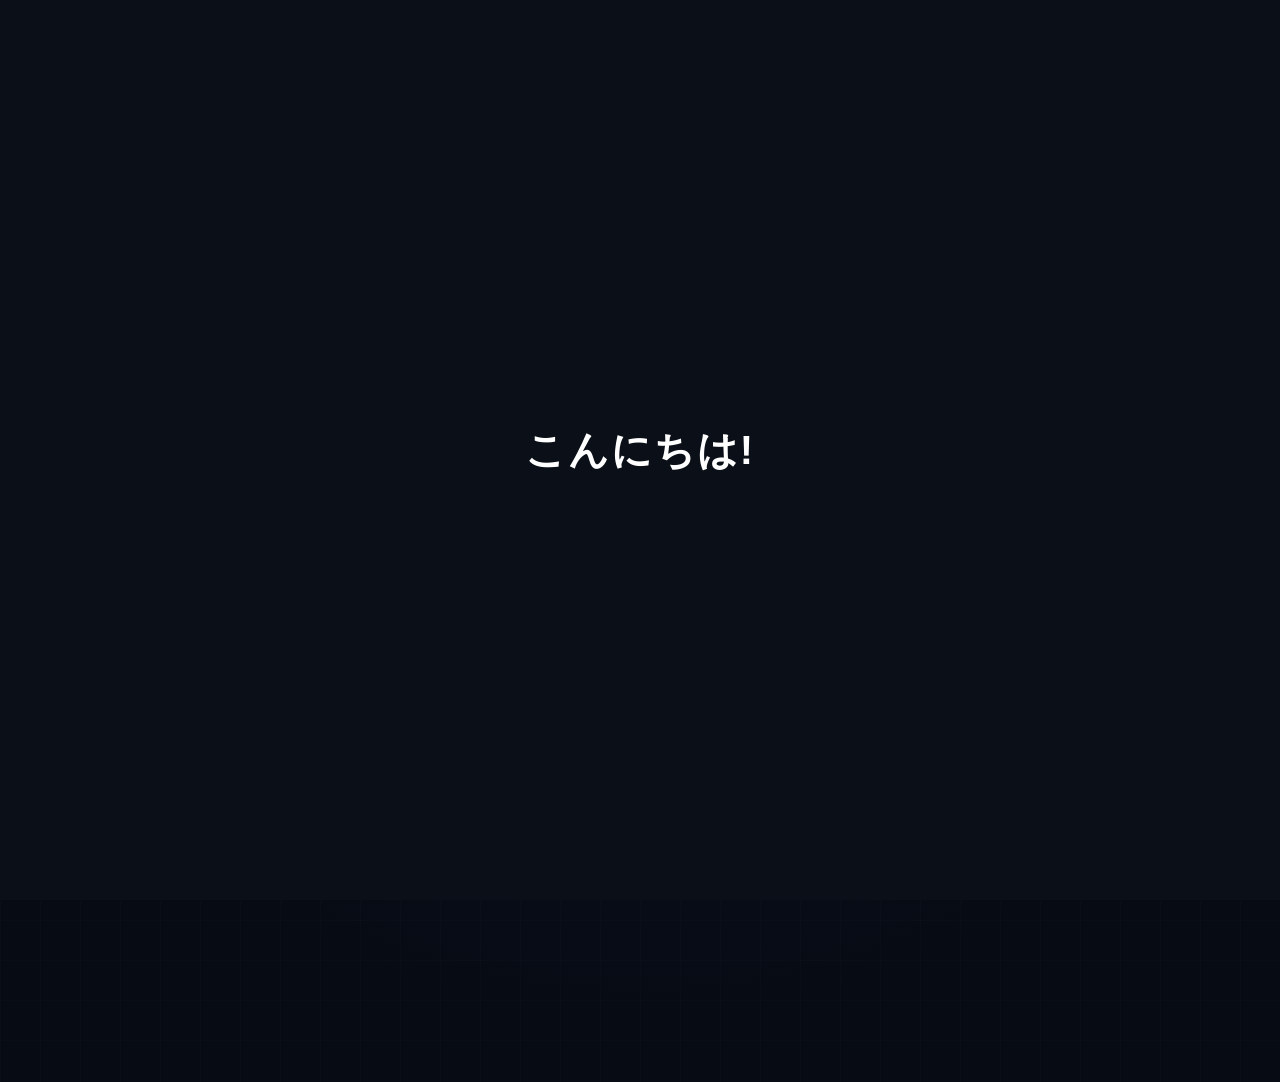
<file: index.html>
<!DOCTYPE html>
<html lang="en">
<head>
    <meta charset="UTF-8">
    <meta name="viewport" content="width=device-width, initial-scale=1.0">
    <title>LAY</title>
    <link rel="stylesheet" href="style.css">
</head>
<body>

    <!-- INITIAL SPLASH SCREEN OVERLAY -->
    <div id="splash-screen" class="splash-overlay">
        <h1 id="greeting-flash" class="splash-title">Hello!</h1>
    </div>

    <!-- TOP FLOATING NAVIGATION CONTAINER -->
<header class="top-nav-wrapper">
    <div class="top-nav-container">
        <button class="hamburger-btn" id="hamburger-toggle" aria-label="Toggle navigation">
            <span></span>
            <span></span>
            <span></span>
        </button>
        <nav class="nav-links-container" id="nav-links-container">
            <ul>
                <li><a href="index.html" class="active">Home</a></li>
                <li><a href="profile.html">Profile</a></li>
                <li><a href="backstory.html">Backstory</a></li>
                <li><a href="projects.html">Projects</a></li>
                <li><a href="field-notes.html">Field Notes</a></li>
                <li><a href="disclaimer.html">Disclaimer</a></li>
            </ul>
        </nav>
    </div>
</header>
    <!-- MAIN HOME PAGE CONTENT -->
    <main class="home-hero-container">
        <div class="hero-content">
            <!-- LIVE SYSTEM STATUS INDICATOR -->
            <div class="system-status">
                <span class="status-dot"></span> <span id="system-status-text">SYS_ONLINE // LOADING...</span>
            </div>
            <h1>Welcome!</h1>
        <span class="hero-subtitle">I am <span id="hero-nickname" class="emphasis-nickname"></span><span class="cursor">|</span></span>            <a href="projects.html" class="workshop-btn">Explore My Workshop</a>
        </div>
    </main>

    <!-- FOOTER -->
    <footer>
        <p>&copy; 2026 Linus Yuan Antoine Lee. All rights reserved.</p>
        <p>Admin: #DEMON</p>
    </footer>

    <!-- EXTERNAL SCRIPT -->
    <script src="script.js"></script>
</body>
</html>
</file>
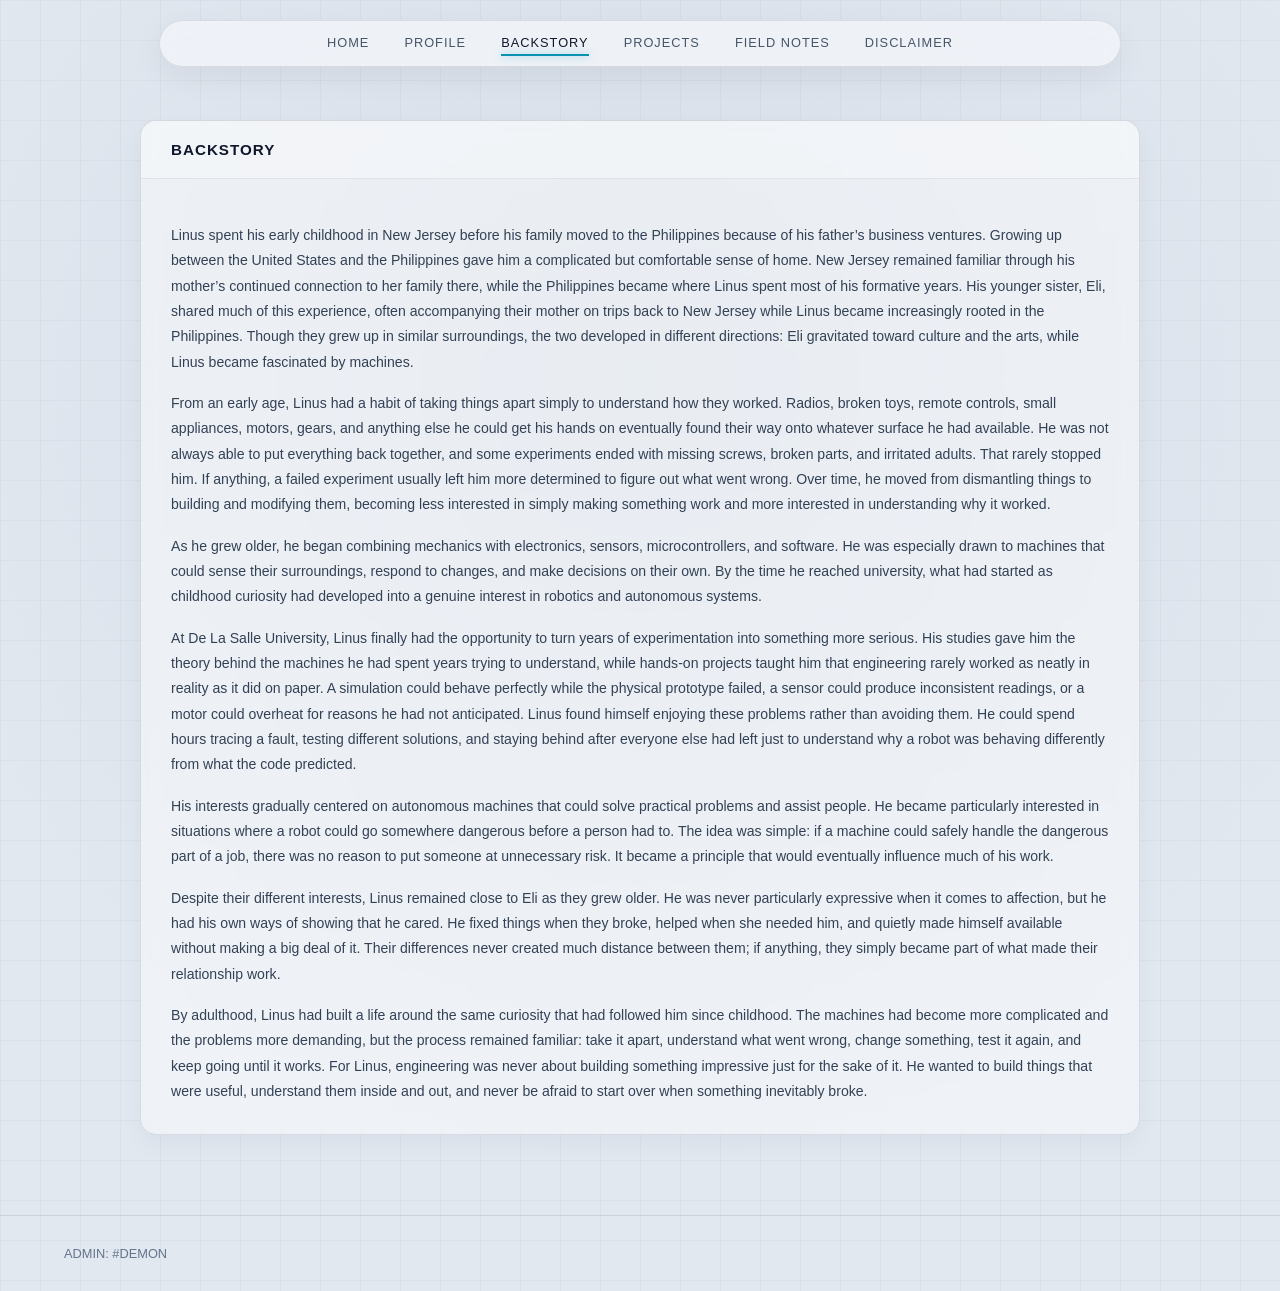
<file: backstory.html>
<!DOCTYPE html>
<html lang="en">
<head>
    <meta charset="UTF-8">
    <meta name="viewport" content="width=device-width, initial-scale=1.0">
    <title>Backstory</title>
    <link rel="stylesheet" href="backstory.css">

</head>
<body>
    <!-- WIDE FLOATING TOP CONTAINER NAVBAR -->
    <header class="top-nav-wrapper">
        <div class="top-nav-container">
            <button class="hamburger-btn" id="hamburger-toggle" aria-label="Toggle navigation">
                <span></span>
                <span></span>
                <span></span>
            </button>
            <nav class="nav-links-container" id="nav-links-container">
                <ul>
                    <li><a href="index.html">Home</a></li>
                    <li><a href="profile.html">Profile</a></li>
                    <li><a href="backstory.html" class="active">Backstory</a></li>
                    <li><a href="projects.html">Projects</a></li>
                    <li><a href="field-notes.html">Field Notes</a></li>
                    <li><a href="disclaimer.html">Disclaimer</a></li>
                </ul>
            </nav>
        </div>
    </header>

    <!-- MAIN CONTAINER WITH DOSSIER CARD -->
    <main class="main-container">
        <section class="dossier-card">
            <div class="card-header">
                <h2>BACKSTORY</h2>
            </div>

            <div class="story-content">
                <div class="story-block">
                    <p>Linus spent his early childhood in New Jersey before his family moved to the Philippines because of his father’s business ventures. Growing up between the United States and the Philippines gave him a complicated but comfortable sense of home. New Jersey remained familiar through his mother’s continued connection to her family there, while the Philippines became where Linus spent most of his formative years. His younger sister, Eli, shared much of this experience, often accompanying their mother on trips back to New Jersey while Linus became increasingly rooted in the Philippines. Though they grew up in similar surroundings, the two developed in different directions: Eli gravitated toward culture and the arts, while Linus became fascinated by machines.</p>
                    
                    <p>From an early age, Linus had a habit of taking things apart simply to understand how they worked. Radios, broken toys, remote controls, small appliances, motors, gears, and anything else he could get his hands on eventually found their way onto whatever surface he had available. He was not always able to put everything back together, and some experiments ended with missing screws, broken parts, and irritated adults. That rarely stopped him. If anything, a failed experiment usually left him more determined to figure out what went wrong. Over time, he moved from dismantling things to building and modifying them, becoming less interested in simply making something work and more interested in understanding why it worked.</p>
                    
                    <p>As he grew older, he began combining mechanics with electronics, sensors, microcontrollers, and software. He was especially drawn to machines that could sense their surroundings, respond to changes, and make decisions on their own. By the time he reached university, what had started as childhood curiosity had developed into a genuine interest in robotics and autonomous systems.</p>
                    
                    <p>At De La Salle University, Linus finally had the opportunity to turn years of experimentation into something more serious. His studies gave him the theory behind the machines he had spent years trying to understand, while hands-on projects taught him that engineering rarely worked as neatly in reality as it did on paper. A simulation could behave perfectly while the physical prototype failed, a sensor could produce inconsistent readings, or a motor could overheat for reasons he had not anticipated. Linus found himself enjoying these problems rather than avoiding them. He could spend hours tracing a fault, testing different solutions, and staying behind after everyone else had left just to understand why a robot was behaving differently from what the code predicted.</p>
                    
                    <p>His interests gradually centered on autonomous machines that could solve practical problems and assist people. He became particularly interested in situations where a robot could go somewhere dangerous before a person had to. The idea was simple: if a machine could safely handle the dangerous part of a job, there was no reason to put someone at unnecessary risk. It became a principle that would eventually influence much of his work.</p>
                    
                    <p>Despite their different interests, Linus remained close to Eli as they grew older. He was never particularly expressive when it comes to affection, but he had his own ways of showing that he cared. He fixed things when they broke, helped when she needed him, and quietly made himself available without making a big deal of it. Their differences never created much distance between them; if anything, they simply became part of what made their relationship work.</p>
                    
                    <p>By adulthood, Linus had built a life around the same curiosity that had followed him since childhood. The machines had become more complicated and the problems more demanding, but the process remained familiar: take it apart, understand what went wrong, change something, test it again, and keep going until it works. For Linus, engineering was never about building something impressive just for the sake of it. He wanted to build things that were useful, understand them inside and out, and never be afraid to start over when something inevitably broke.</p>
                </div>
            </div>
        </section>
    </main>
<div id="loading-screen" class="loading-screen">
    <div class="animation-container">
        <!-- Interactive circles playing -->
        <div class="pets-playing">
            <div class="maltese-circle"></div>
            <div class="cat-circle"></div>
        </div>
        <div class="loading-text">Loading Backstory...</div>
    </div>
</div>


    <!-- FOOTER -->
    <footer>
        <div>ADMIN: #DEMON</div>
    </footer>

    <script src="backstory.js"></script>
</body>
</html>
</file>
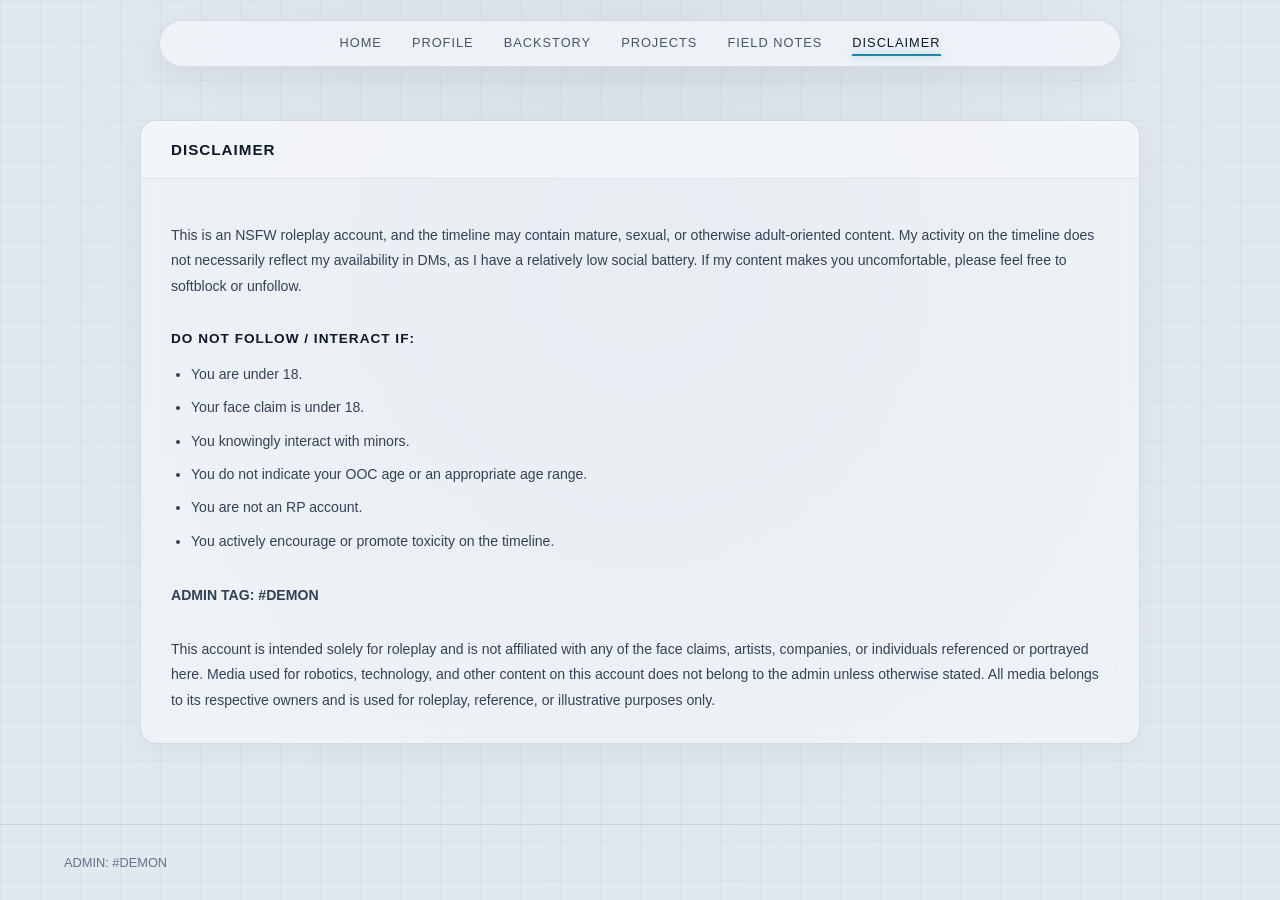
<file: disclaimer.html>
<!DOCTYPE html>
<html lang="en">
<head>
    <meta charset="UTF-8">
    <meta name="viewport" content="width=device-width, initial-scale=1.0">
    <title>Disclaimer</title>
    <link rel="stylesheet" href="disclaimer.css">
</head>
<body>

<div id="loading-screen" class="loading-screen">
    <div class="animation-container">
        <!-- Interactive circles playing -->
        <div class="pets-playing">
            <div class="maltese-circle"></div>
            <div class="cat-circle"></div>
        </div>
        <div class="loading-text">Loading Disclaimer...</div>
    </div>
</div>

    <!-- WIDE FLOATING TOP CONTAINER NAVBAR -->
    <header class="top-nav-wrapper">
        <div class="top-nav-container">
            <button class="hamburger-btn" id="hamburger-toggle" aria-label="Toggle navigation">
                <span></span>
                <span></span>
                <span></span>
            </button>
            <nav class="nav-links-container" id="nav-links-container">
                <ul>
                    <li><a href="index.html">Home</a></li>
                    <li><a href="profile.html">Profile</a></li>
                    <li><a href="backstory.html">Backstory</a></li>
                    <li><a href="projects.html">Projects</a></li>
                    <li><a href="field-notes.html">Field Notes</a></li>
                    <li><a href="disclaimer.html" class="active">Disclaimer</a></li>
                </ul>
            </nav>
        </div>
    </header>

    <!-- MAIN CONTAINER WITH DOSSIER CARD -->
    <main class="main-container">
        <section class="dossier-card">
            <div class="card-header">
                <h2>DISCLAIMER</h2>
            </div>

            <div class="story-content">
                <div class="story-block">
                    <p>This is an NSFW roleplay account, and the timeline may contain mature, sexual, or otherwise adult-oriented content. My activity on the timeline does not necessarily reflect my availability in DMs, as I have a relatively low social battery. If my content makes you uncomfortable, please feel free to softblock or unfollow.</p>
                    
                    <h3>DO NOT FOLLOW / INTERACT IF:</h3>
                    <ul class="disclaimer-list">
                        <li>You are under 18.</li>
                        <li>Your face claim is under 18.</li>
                        <li>You knowingly interact with minors.</li>
                        <li>You do not indicate your OOC age or an appropriate age range.</li>
                        <li>You are not an RP account.</li>
                        <li>You actively encourage or promote toxicity on the timeline.</li>
                    </ul>

                    <p><strong>ADMIN TAG: #DEMON</strong></p>

                    <p>This account is intended solely for roleplay and is not affiliated with any of the face claims, artists, companies, or individuals referenced or portrayed here. Media used for robotics, technology, and other content on this account does not belong to the admin unless otherwise stated. All media belongs to its respective owners and is used for roleplay, reference, or illustrative purposes only.</p>
                </div>
            </div>
        </section>
    </main>

    <!-- FOOTER -->
    <footer>
        <div>ADMIN: #DEMON</div>
    </footer>

    <script src="backstory.js"></script>
    
</body>
</html>
</file>
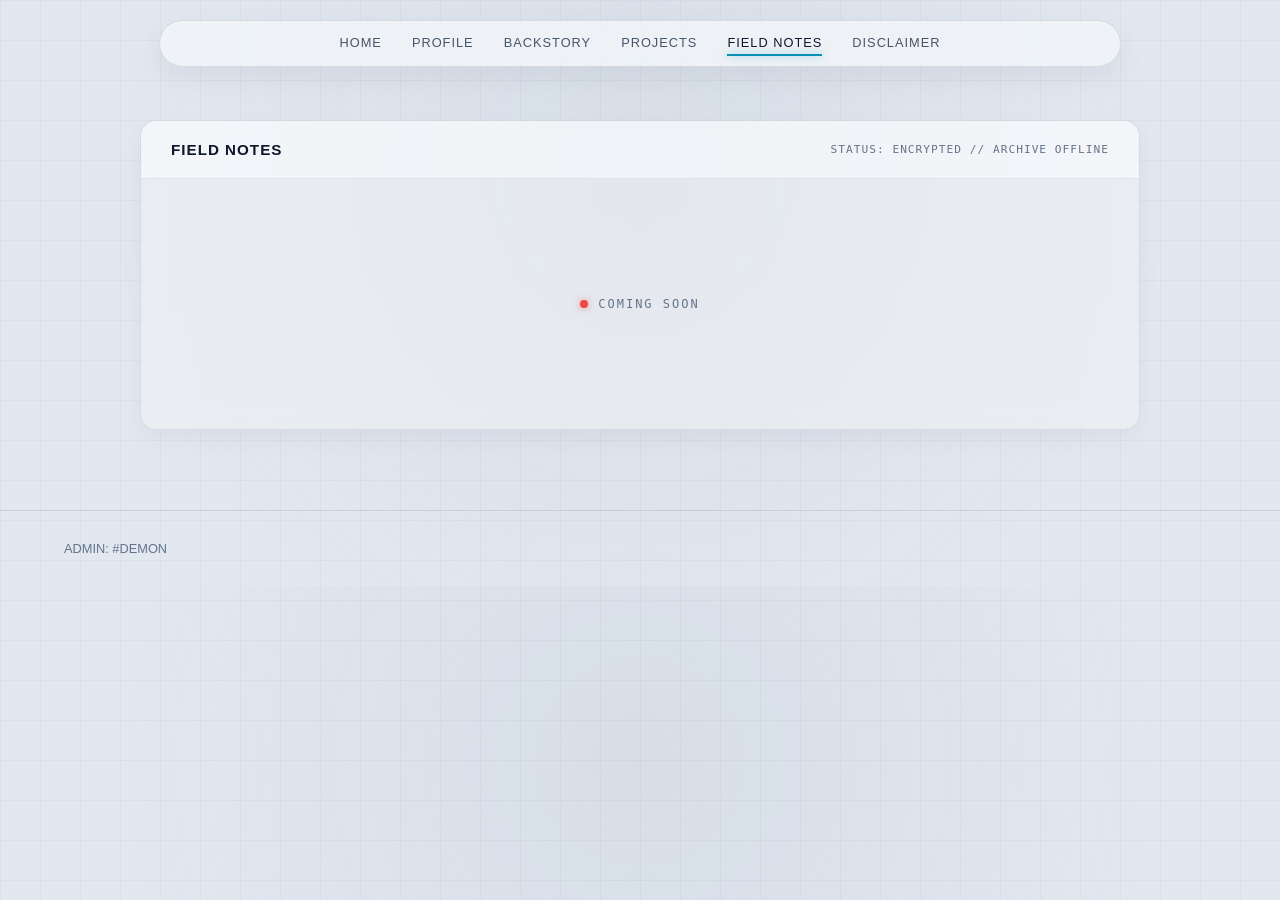
<file: field-notes.html>
<!DOCTYPE html>
<html lang="en">
<head>
    <meta charset="UTF-8">
    <meta name="viewport" content="width=device-width, initial-scale=1.0">
    <title>Field Notes</title>
    <link rel="stylesheet" href="field-notes.css">
</head>
<body>

    <!-- LOADING SCREEN -->

    <div id="loading-screen" class="loading-screen">
    <div class="animation-container">
        <!-- Interactive circles playing -->
        <div class="pets-playing">
            <div class="maltese-circle"></div>
            <div class="cat-circle"></div>
        </div>
        <div class="loading-text">INITIALIZING FIELD NOTES...</div>
    </div>
</div>


    <!-- WIDE FLOATING TOP CONTAINER NAVBAR -->
    <header class="top-nav-wrapper">
        <div class="top-nav-container">
            <button class="hamburger-btn" id="hamburger-toggle" aria-label="Toggle navigation">
                <span></span>
                <span></span>
                <span></span>
            </button>
            <nav class="nav-links-container" id="nav-links-container">
                <ul>
                    <li><a href="index.html">Home</a></li>
                    <li><a href="profile.html">Profile</a></li>
                    <li><a href="backstory.html">Backstory</a></li>
                    <li><a href="projects.html">Projects</a></li>
                    <li><a href="field-notes.html" class="active">Field Notes</a></li>
                    <li><a href="disclaimer.html">Disclaimer</a></li>
                </ul>
            </nav>
        </div>
    </header>

    <!-- MAIN CONTAINER WITH DOSSIER CARD -->
    <main class="main-container">
        <section class="dossier-card">
            <div class="card-header">
                <h2>FIELD NOTES</h2>
                <span class="card-meta">STATUS: ENCRYPTED // ARCHIVE OFFLINE</span>
            </div>
            
            <div class="story-content">
                <div class="coming-soon-container">
                    <div class="coming-soon-overlay">
                        <span class="status-indicator"></span>
                        <span class="status-text">COMING SOON</span>
                    </div>
                </div>
            </div>
        </section>
    </main>

    <!-- FOOTER -->
    <footer>
        <div>ADMIN: #DEMON</div>
    </footer>

    <script src="backstory.js"></script>
</body>
</html>
</file>
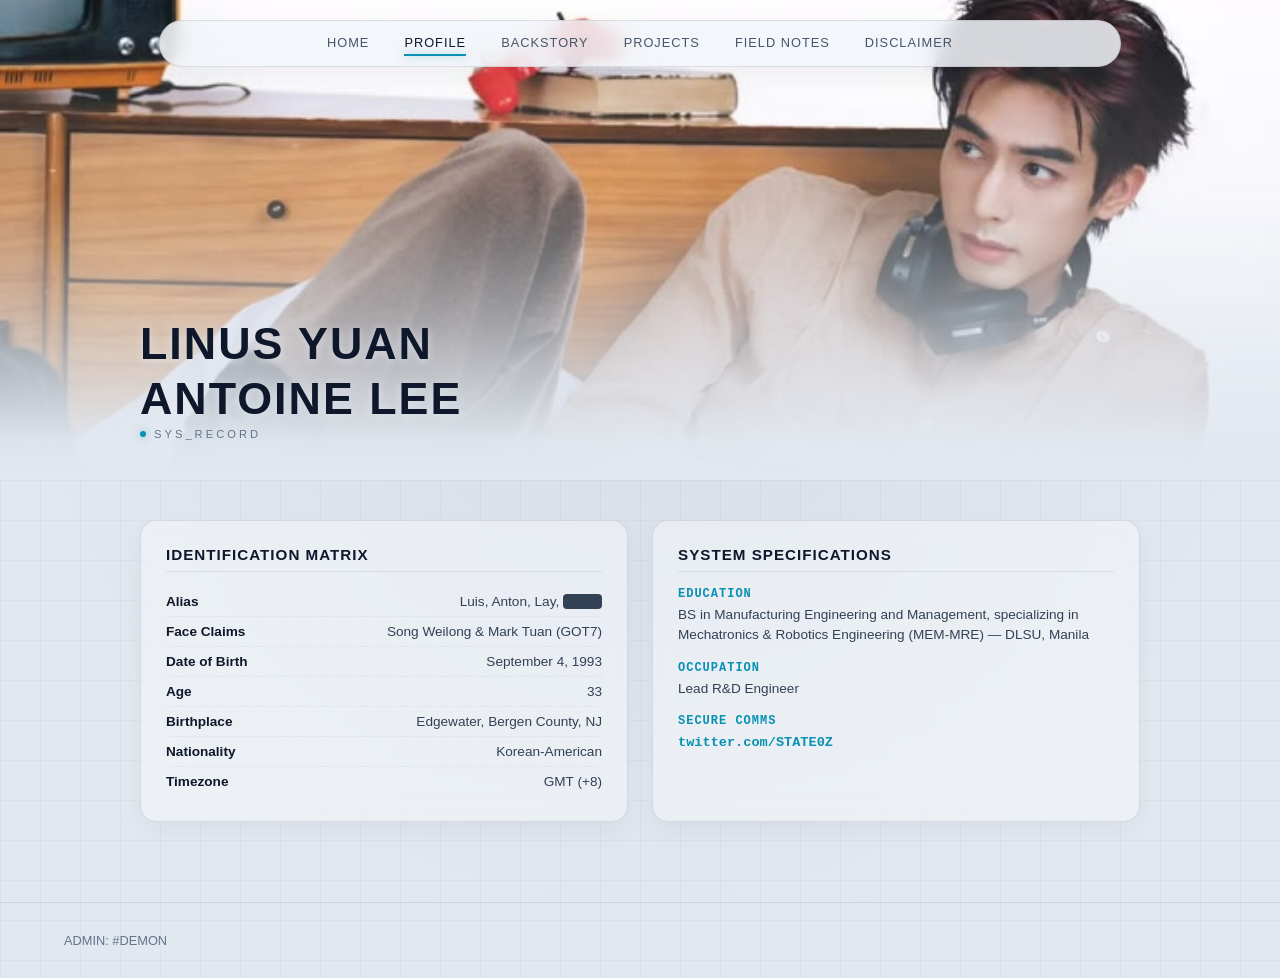
<file: profile.html>
<!DOCTYPE html>
<html lang="en">
<head>
    <meta charset="UTF-8">
    <meta name="viewport" content="width=device-width, initial-scale=1.0">
    <title>Profile</title>
    <link rel="stylesheet" href="profile.css">
</head>
<body>
    
    <!-- WIDE FLOATING TOP CONTAINER NAVBAR -->
    <header class="top-nav-wrapper">
        <div class="top-nav-container">
            <button class="hamburger-btn" id="hamburger-toggle" aria-label="Toggle navigation">
                <span></span>
                <span></span>
                <span></span>
            </button>
            <nav class="nav-links-container" id="nav-links-container">
                <ul>
                    <li><a href="index.html">Home</a></li>
                    <li><a href="profile.html" class="active">Profile</a></li>
                    <li><a href="backstory.html">Backstory</a></li>
                    <li><a href="projects.html">Projects</a></li>
                    <li><a href="field-notes.html">Field Notes</a></li>
                    <li><a href="disclaimer.html">Disclaimer</a></li>
                </ul>
            </nav>
        </div>
    </header>

    <!-- FULL-WIDTH HERO PHOTO HEADER SECTION -->
    <header class="profile-hero-banner">
        <div class="hero-banner-overlay"></div>
        <div class="hero-banner-content">
            <h1>LINUS YUAN</h1>
            <h1>ANTOINE LEE</h1>
            <div class="system-status">
                <span class="status-dot"></span> <span>SYS_RECORD</span>
            </div>
        </header>

        <!-- PROFILE CONTAINER LAYOUT -->
    <div class="profile-container-layout">
        <div class="inspo-grid">
            
            <!-- CARD 1: IDENTIFICATION MATRIX -->
            <div class="inspo-card">
                <h3>Identification Matrix</h3>
                <ul class="dossier-list">
                    <li><strong>Alias</strong> <span>Luis, Anton, Lay, <span class="spoiler-text" tabindex="0">Yuan</span></span></li>
                    <li><strong>Face Claims</strong> <span>Song Weilong & Mark Tuan (GOT7)</span></li>
                    <li><strong>Date of Birth</strong> <span>September 4, 1993</span></li>
                    <li><strong>Age</strong> <span>33</span></li>
                    <li><strong>Birthplace</strong> <span>Edgewater, Bergen County, NJ</span></li>
                    <li><strong>Nationality</strong> <span>Korean-American</span></li>
                    <li><strong>Timezone</strong> <span>GMT (+8)</span></li>
                </ul>
            </div>

            <!-- CARD 2: CREDENTIALS & CLEARANCE -->
            <div class="inspo-card">
                <h3>SYSTEM SPECIFICATIONS</h3>
                <div class="credentials-stack">
                    <div class="cred-item">
                        <strong>Education</strong>
                        <p>BS in Manufacturing Engineering and Management, specializing in Mechatronics & Robotics Engineering (MEM-MRE) — DLSU, Manila</p>
                    </div>
                    <div class="cred-item">
                        <strong>Occupation</strong>
                        <p>Lead R&D Engineer</p>
                    </div>
                    <div class="cred-item">
                        <strong>Secure Comms</strong>
                        <p><a href="#" class="social-link">twitter.com/STATE0Z</a></p>
                    </div>
                </div>
            </div>

        </div>
    </div>
<!-- HTML Structure -->
<div id="loading-screen" class="loading-screen">
    <div class="animation-container">
        <!-- Interactive circles playing -->
        <div class="pets-playing">
            <div class="maltese-circle"></div>
            <div class="cat-circle"></div>
        </div>
        <div class="loading-text">Loading Profile...</div>
    </div>
</div>
<!-- FOOTER -->
    <footer>
        <div>ADMIN: #DEMON</div>
    </footer>

    <script>
        // Simple script to toggle spoiler state on click for touch screens / mobile
        document.querySelectorAll('.spoiler-text').forEach(item => {
            item.addEventListener('click', function() {
                this.classList.toggle('manually-revealed');
            });
        });
    </script>
    <script src="backstory.js"></script>

</body>
</html>
</file>
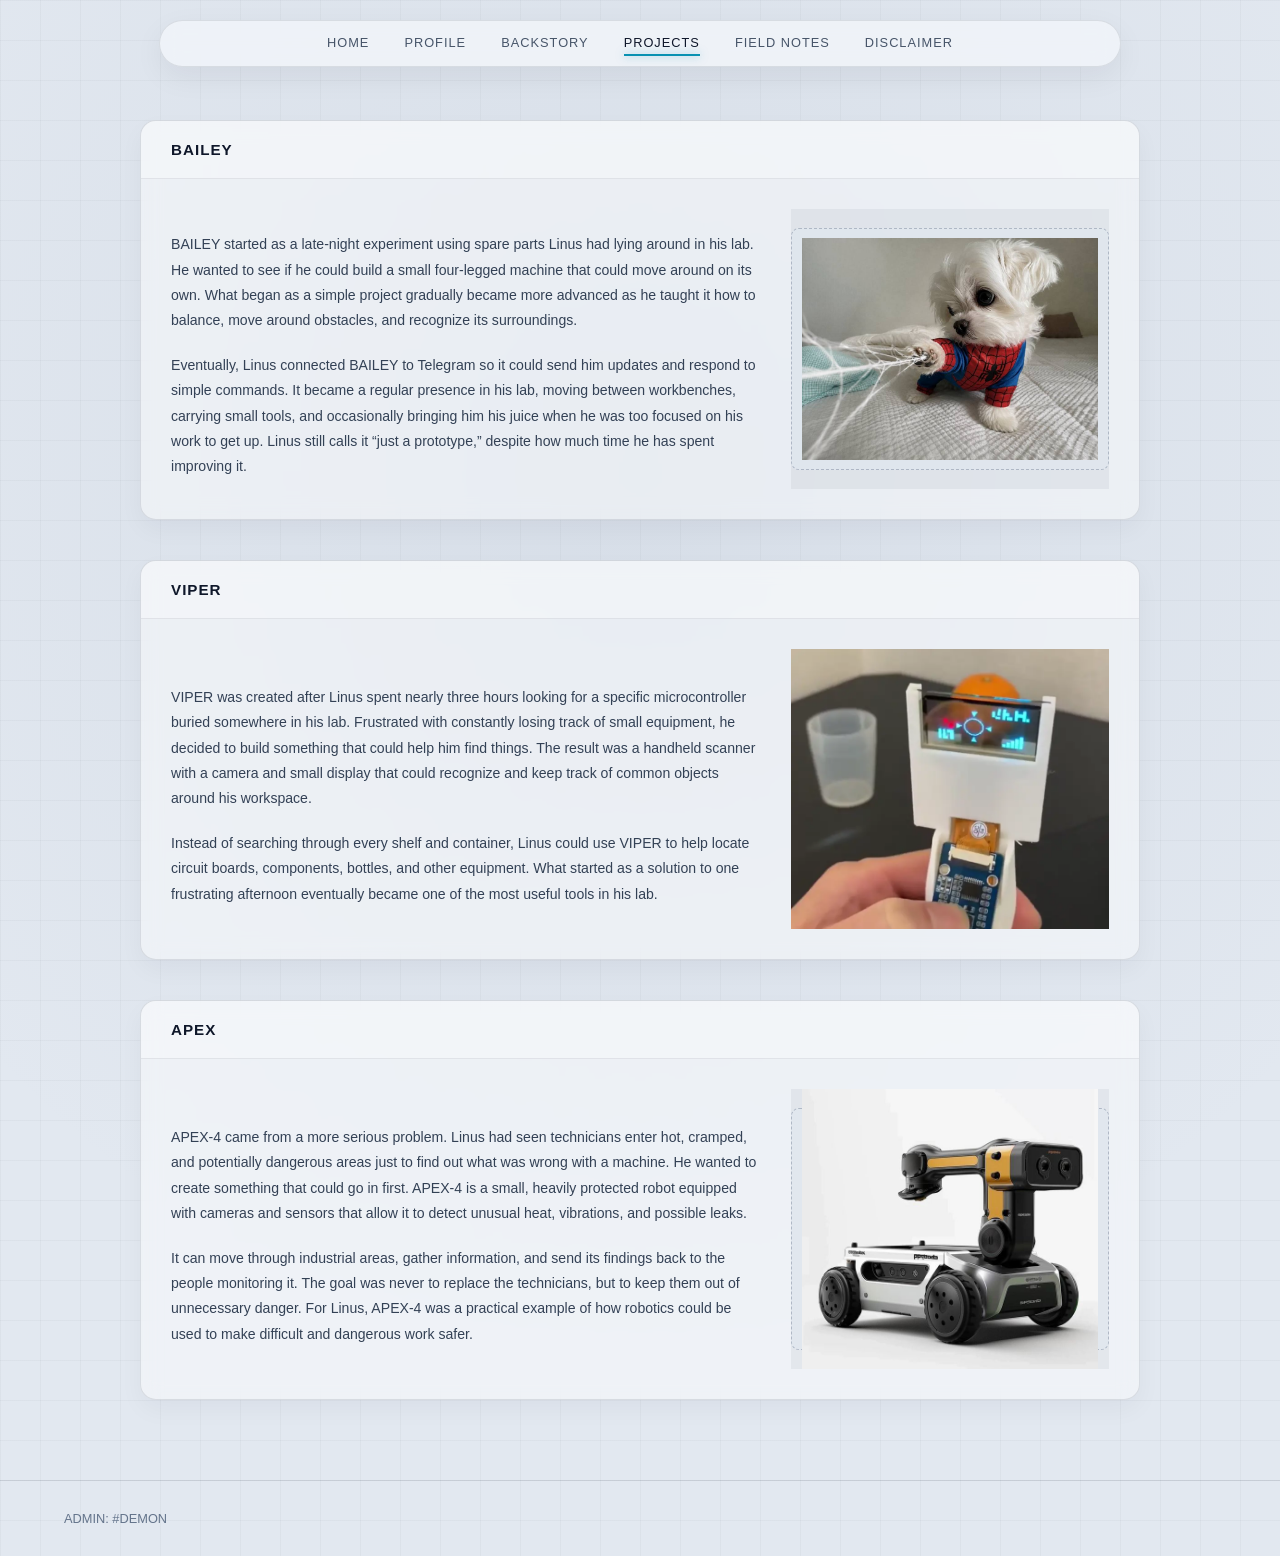
<file: projects.html>
<!DOCTYPE html>
<html lang="en">
<head>
    <meta charset="UTF-8">
    <meta name="viewport" content="width=device-width, initial-scale=1.0">
    <title>Projects</title>
    <link rel="stylesheet" href="projects.css">
</head>
<body>

    <!-- WIDE FLOATING TOP CONTAINER NAVBAR -->
    <header class="top-nav-wrapper">
        <div class="top-nav-container">
            <button class="hamburger-btn" id="hamburger-toggle" aria-label="Toggle navigation">
                <span></span>
                <span></span>
                <span></span>
            </button>
            <nav class="nav-links-container" id="nav-links-container">
                <ul>
                    <li><a href="index.html">Home</a></li>
                    <li><a href="profile.html">Profile</a></li>
                    <li><a href="backstory.html">Backstory</a></li>
                    <li><a href="projects.html" class="active">Projects</a></li>
                    <li><a href="field-notes.html">Field Notes</a></li>
                    <li><a href="disclaimer.html">Disclaimer</a></li>
                </ul>
            </nav>
        </div>
    </header>

    <!-- MAIN CONTAINER WITH PROJECT CARDS -->
    <main class="main-container">
        
        <!-- PROJECT 1: BAILEY -->
        <section class="dossier-card project-card">
            <div class="card-header">
                <h2>BAILEY</h2>
            </div>
            <div class="project-content-grid">
                <div class="project-text">
                    <p>BAILEY started as a late-night experiment using spare parts Linus had lying around in his lab. He wanted to see if he could build a small four-legged machine that could move around on its own. What began as a simple project gradually became more advanced as he taught it how to balance, move around obstacles, and recognize its surroundings.</p>
                    <p>Eventually, Linus connected BAILEY to Telegram so it could send him updates and respond to simple commands. It became a regular presence in his lab, moving between workbenches, carrying small tools, and occasionally bringing him his juice when he was too focused on his work to get up. Linus still calls it “just a prototype,” despite how much time he has spent improving it.</p>
                </div>
                <div class="project-media">
                    <!-- Replace src with your photo or video path -->
                    <div class="media-placeholder">
                        <img src="images/bailey.jpg" alt="BAILEY Robotic Unit">
                    </div>
                </div>
            </div>
        </section>

        <!-- PROJECT 2: VIPER -->
        <section class="dossier-card project-card">
            <div class="card-header">
                <h2>VIPER</h2>
            </div>
            <div class="project-content-grid">
                <div class="project-text">
                    <p>VIPER was created after Linus spent nearly three hours looking for a specific microcontroller buried somewhere in his lab. Frustrated with constantly losing track of small equipment, he decided to build something that could help him find things. The result was a handheld scanner with a camera and small display that could recognize and keep track of common objects around his workspace.</p>
                    <p>Instead of searching through every shelf and container, Linus could use VIPER to help locate circuit boards, components, bottles, and other equipment. What started as a solution to one frustrating afternoon eventually became one of the most useful tools in his lab.</p>
                </div>
                <div class="project-media">
                    <img src="images/viper.webp" alt="VIPER Diagnostic Telemetry Feed">
                </div>
            </div>
        </section>

        <!-- PROJECT 3: APEX-4 -->
        <section class="dossier-card project-card">
            <div class="card-header">
                <h2>APEX</h2>
            </div>
            <div class="project-content-grid">
                <div class="project-text">
                    <p>APEX-4 came from a more serious problem. Linus had seen technicians enter hot, cramped, and potentially dangerous areas just to find out what was wrong with a machine. He wanted to create something that could go in first. APEX-4 is a small, heavily protected robot equipped with cameras and sensors that allow it to detect unusual heat, vibrations, and possible leaks.</p>
                    <p>It can move through industrial areas, gather information, and send its findings back to the people monitoring it. The goal was never to replace the technicians, but to keep them out of unnecessary danger. For Linus, APEX-4 was a practical example of how robotics could be used to make difficult and dangerous work safer.</p>
                </div>
                <div class="project-media">
                    <!-- Replace src with your photo or video path -->
                    <div class="media-placeholder">
                        <img src="images/apex.jfif" alt="APEX-4 Autonomous Inspection Robot">
                    </div>
                </div>
            </div>
        </section>

    </main>

    <div id="loading-screen" class="loading-screen">
    <div class="animation-container">
        <!-- Interactive circles playing -->
        <div class="pets-playing">
            <div class="maltese-circle"></div>
            <div class="cat-circle"></div>
        </div>
        <div class="loading-text">Loading Projects...</div>
    </div>
</div>
    <!-- FOOTER -->
    <footer>
        <div>ADMIN: #DEMON</div>
    </footer>

    <script src="backstory.js"></script>

</body>
</html>
</file>
<file: style.css>
/* DARK INDUSTRIAL THEME FOR HOME PAGE */
body {
    background-color: #070b14;
    background-image: 
        radial-gradient(circle at 50% 30%, rgba(20, 35, 60, 0.25) 0%, transparent 70%),
        linear-gradient(rgba(255, 255, 255, 0.012) 1px, transparent 1px),
        linear-gradient(90deg, rgba(255, 255, 255, 0.012) 1px, transparent 1px);
    background-size: 100% 100%, 40px 40px, 40px 40px;
    color: #f8fafc;
    font-family: -apple-system, BlinkMacSystemFont, "Segoe UI", Roboto, sans-serif;
    margin: 0;
    padding: 0;
    overflow: hidden;
    transition: background-color 0.4s ease;
}

body.loaded {
    overflow: auto;
}

/* BLUEPRINT WIREFRAME THEME OVERRIDE */
body.blueprint-mode {
    background-color: #022030;
    background-image: 
        radial-gradient(circle at 50% 30%, rgba(6, 182, 212, 0.15) 0%, transparent 70%),
        linear-gradient(rgba(6, 182, 212, 0.08) 1px, transparent 1px),
        linear-gradient(90deg, rgba(6, 182, 212, 0.08) 1px, transparent 1px);
}


body.loaded .coordinate-display {
    opacity: 1;
}

/* WIDE FLOATING TOP CONTAINER NAVBAR */
.top-nav-container {
    position: fixed;
    top: 20px;
    left: 50%;
    transform: translateX(-50%) translateY(-20px);
    z-index: 1000;
    width: 92%;
    max-width: 1200px;
    background: rgba(21, 29, 44, 0.85);
    backdrop-filter: blur(10px);
    border: 1px solid rgba(255, 255, 255, 0.1);
    border-radius: 40px;
    padding: 12px 24px;
    box-shadow: 0 10px 30px rgba(0, 0, 0, 0.5);
    
    display: flex;
    align-items: center;
    justify-content: center;
    
    opacity: 0;
    pointer-events: none;
    transition: opacity 0.4s ease, transform 0.4s ease;
}

.top-nav-container.visible {
    opacity: 1;
    pointer-events: auto;
    transform: translateX(-50%) translateY(0);
}

.utility-btn {
    background: rgba(21, 29, 44, 0.85);
    border: 1px solid rgba(255, 255, 255, 0.1);
    color: #8a99ad;
    padding: 8px 14px;
    border-radius: 20px;
    font-size: 0.65rem;
    letter-spacing: 1px;
    cursor: pointer;
    text-transform: uppercase;
    transition: all 0.2s ease;
    display: flex;
    align-items: center;
    gap: 6px;
}

.utility-btn:hover {
    color: #ffffff;
    border-color: rgba(6, 182, 212, 0.5);
    background: rgba(6, 182, 212, 0.08);
}

.utility-icon {
    color: #06b6d4;
}

nav {
    width: 100%;
}

nav ul {
    list-style: none;
    display: flex;
    justify-content: center;
    gap: 35px;
    align-items: center;
    width: 100%;
    margin: 0;
    padding: 0;
}

nav ul li {
    position: relative;
}

nav a {
    text-decoration: none;
    color: #8a99ad;
    font-size: 0.8rem;
    letter-spacing: 1px;
    text-transform: uppercase;
    transition: color 0.2s ease;
    display: inline-block;
    padding-bottom: 4px;
}

/* Cyan glowing underline effect on hover and active */
nav a::after {
    content: "";
    position: absolute;
    bottom: -2px;
    left: 0;
    width: 0;
    height: 2px;
    background-color: #06b6d4;
    box-shadow: 0 0 8px #06b6d4;
    transition: width 0.3s cubic-bezier(0.4, 0, 0.2, 1);
}

nav a:hover::after, nav a.active::after {
    width: 100%;
}

nav a:hover, nav a.active {
    color: #ffffff;
}

/* SPLASH SCREEN OVERLAY */
.splash-overlay {
    position: fixed;
    top: 0;
    left: 0;
    width: 100vw;
    height: 100vh;
    background-color: #0b0f17;
    display: flex;
    justify-content: center;
    align-items: center;
    z-index: 99999;
    opacity: 1;
    transition: opacity 0.6s ease;
}

body.fade-out-splash .splash-overlay {
    opacity: 0;
    pointer-events: none;
}

.splash-title {
    font-size: 2.5rem;
    font-weight: 600;
    letter-spacing: 2px;
    color: #ffffff;
    margin: 0;
    text-transform: uppercase;
}

/* HOME HERO CONTAINER */
.home-hero-container {
    display: flex;
    justify-content: center;
    align-items: center;
    height: 100vh;
    text-align: center;
    padding-top: 80px;
    opacity: 0;
    transform: translateY(15px);
    transition: opacity 0.7s ease-out, transform 0.7s ease-out;
}

body.loaded .home-hero-container {
    opacity: 1;
    transform: translateY(0);
}

.hero-content {
    display: flex;
    flex-direction: column;
    gap: 12px;
    align-items: center;
}

/* LIVE SYSTEM STATUS INDICATOR */
.system-status {
    display: flex;
    align-items: center;
    gap: 8px;
    font-size: 0.7rem;
    letter-spacing: 3px;
    color: #64748b;
    text-transform: uppercase;
    margin-bottom: 5px;
}

.status-dot {
    width: 6px;
    height: 6px;
    background-color: #06b6d4;
    border-radius: 50%;
    box-shadow: 0 0 8px #06b6d4;
    animation: pulse-dot 2s infinite;
}

@keyframes pulse-dot {
    0% { opacity: 0.3; transform: scale(0.9); }
    50% { opacity: 1; transform: scale(1.2); box-shadow: 0 0 12px #06b6d4; }
    100% { opacity: 0.3; transform: scale(0.9); }
}

/* BACKLIGHT GLOW BEHIND NAME */
.hero-content h1 {
    position: relative;
    font-size: 2.5rem;
    font-weight: 700;
    color: #ffffff;
    margin: 0;
    letter-spacing: 1px;
    z-index: 1;
}

.hero-content h1::before {
    content: "";
    position: absolute;
    top: 50%;
    left: 50%;
    transform: translate(-50%, -50%);
    width: 240px;
    height: 80px;
    background: radial-gradient(circle, rgba(6, 182, 212, 0.2) 0%, transparent 75%);
    filter: blur(15px);
    z-index: -1;
    pointer-events: none;
}

.hero-subtitle {
    font-size: 0.85rem;
    color: #8a99ad;
    letter-spacing: 3px;
    text-transform: uppercase;
}

.workshop-btn {
    display: inline-block;
    margin-top: 15px;
    padding: 10px 24px;
    border: 1px solid rgba(255, 255, 255, 0.2);
    border-radius: 30px;
    color: #ffffff;
    text-decoration: none;
    font-size: 0.8rem;
    letter-spacing: 1px;
    text-transform: uppercase;
    transition: background 0.2s, border-color 0.2s, box-shadow 0.2s;
}

.workshop-btn:hover {
    background: rgba(6, 182, 212, 0.08);
    border-color: rgba(6, 182, 212, 0.5);
    box-shadow: 0 0 15px rgba(6, 182, 212, 0.2);
}

/* FOOTER */
footer {
    border-top: 1px solid rgba(255, 255, 255, 0.08);
    color: #64748b;
    text-align: center;
    padding: 30px 0;
    font-size: 0.8rem;
    display: flex;
    justify-content: space-between;
    padding-left: 5%;
    padding-right: 5%;
    opacity: 0;
    transition: opacity 0.7s ease-out;
}

body.loaded footer {
    opacity: 1;
}

.emphasis-nickname {
    font-family: monospace;
    font-weight: 700;
    color: #06b6d4;
    letter-spacing: 2px;
    text-shadow: 0 0 10px rgba(6, 182, 212, 0.4);
    display: inline-block;
    opacity: 1;
    transform: translateY(0);
    transition: opacity 0.4s cubic-bezier(0.4, 0, 0.2, 1), transform 0.4s cubic-bezier(0.4, 0, 0.2, 1);
}

/* Blinking cursor effect */
.cursor {
    display: inline-block;
    margin-left: 2px;
    animation: blink 0.7s infinite;
    font-weight: 300;
}

@keyframes blink {
    0%, 100% { opacity: 1; }
    50% { opacity: 0; }
}

/* HAMBURGER BUTTON (Hidden on wide screens) */
.hamburger-btn {
        display: none;
        background: none;
        border: none;
        cursor: pointer;
        padding: 5px;
        flex-direction: column;
        justify-content: space-between;
        width: 24px;
        height: 18px;
        z-index: 10001;
        color: #8a99ad;
    }

    .hamburger-btn span {
        display: block;
        width: 100%;
        height: 2px;
        background-color: currentColor;
        transition: transform 0.3s ease, opacity 0.3s ease;
    }
/* --- THIN SCREEN VIEW (1024px and down) --- */
@media screen and (max-width: 1024px) {
    /* FIXED WRAPPER FOR NAVBAR CENTERING */
    .top-nav-wrapper {
        top: 10px;
        left: 0;
        width: 100%;
        padding: 0 15px;
        box-sizing: border-box;
    }

    .top-nav-container {
        width: 100%;
        max-width: 100%;
        padding: 12px 20px;
        border-radius: 20px;
        display: flex;
        flex-direction: row-reverse; /* Places hamburger button on the right */
        justify-content: space-between;
        align-items: center;
        box-sizing: border-box;
        position: relative;
    }
    .hamburger-btn {
        display: flex;
        background: none;
        border: none;
        cursor: pointer;
        padding: 5px;
        flex-direction: column;
        justify-content: space-between;
        width: 24px;
        height: 18px;
        z-index: 10001;
        color: #1e293b;
    }

    .hamburger-btn span {
        display: block;
        width: 100%;
        height: 2px;
        background-color: currentColor;
        transition: transform 0.3s ease, opacity 0.3s ease;
    }

    /* Hide the full navigation bar until toggled */
    .nav-links-container {
        display: none;
        position: absolute;
        top: calc(100% + 8px);
        left: 0;
        width: 100%;
        background: rgba(21, 29, 44, 0.85);
        backdrop-filter: blur(12px);
        -webkit-backdrop-filter: blur(12px);
        border: 1px solid rgba(15, 23, 42, 0.1);
        border-radius: 16px;
        padding: 20px;
        box-sizing: border-box;
        box-shadow: 0 10px 30px rgba(15, 23, 42, 0.08);
    }

    .nav-links-container.active {
        display: block;
    }

    nav {
        width: 100%;
    }

    nav ul {
        flex-direction: column;
        gap: 16px;
        align-items: flex-start;
        padding: 0;
        margin: 0;
    }

    nav a {
        font-size: 0.85rem;
        width: 100%;
        text-align: left;
    }

    /* Hamburger to 'X' transformation */
    .hamburger-btn.active span:nth-child(1) {
        transform: translateY(8px) rotate(45deg);
    }
    .hamburger-btn.active span:nth-child(2) {
        opacity: 0;
    }
    .hamburger-btn.active span:nth-child(3) {
        transform: translateY(-8px) rotate(-45deg);
    }
}
</file>
<file: backstory.css>
/* backstory.css — Corrected fixed navigation container and scoped text glowing line */

body {
    background-color: #e2e8f0;
    background-image: 
        radial-gradient(circle at 50% 30%, rgba(148, 163, 184, 0.15) 0%, transparent 70%),
        linear-gradient(rgba(15, 23, 42, 0.03) 1px, transparent 1px),
        linear-gradient(90deg, rgba(15, 23, 42, 0.03) 1px, transparent 1px);
    background-size: 100% 100%, 40px 40px, 40px 40px;
    color: #1e293b;
    font-family: -apple-system, BlinkMacSystemFont, "Segoe UI", Roboto, sans-serif;
    margin: 0;
    padding: 0;
    overflow: auto;
}


/* FIXED WRAPPER FOR NAVBAR CENTERING */
.top-nav-wrapper {
    position: fixed;
    top: 20px;
    left: 0;
    width: 100%;
    z-index: 1000;
    display: flex;
    justify-content: center;
    pointer-events: none; /* Allows clicks through the wrapper outside the pill */
}

/* WIDE FLOATING TOP CONTAINER NAVBAR */
.top-nav-container {
    pointer-events: auto; /* Re-enables interaction for the navbar itself */
    width: 92%;
    max-width: 900px;
    background: rgba(241, 245, 249, 0.85);
    backdrop-filter: blur(10px);
    border: 1px solid rgba(15, 23, 42, 0.1);
    border-radius: 40px;
    padding: 12px 30px;
    box-shadow: 0 10px 30px rgba(15, 23, 42, 0.06);
    display: flex;
    align-items: center;
    justify-content: space-between;
}

nav {
    width: 100%;
}

nav ul {
    list-style: none;
    display: flex;
    justify-content: center;
    gap: 35px;
    align-items: center;
    width: 100%;
    margin: 0;
    padding: 0;
}

nav ul li {
    position: relative;
}

nav a {
    text-decoration: none;
    color: #475569;
    font-size: 0.8rem;
    letter-spacing: 1px;
    text-transform: uppercase;
    transition: color 0.2s ease;
    display: inline-block;
    padding-bottom: 4px;
    position: relative;
}

/* Glowing underline effect scoped strictly to individual links */
nav a::after {
    content: "";
    position: absolute;
    bottom: -2px;
    left: 0;
    width: 0;
    height: 2px;
    background-color: #0891b2;
    box-shadow: 0 0 8px rgba(8, 145, 178, 0.5);
    transition: width 0.3s cubic-bezier(0.4, 0, 0.2, 1);
}

nav a:hover::after, nav a.active::after {
    width: 100%;
}

nav a:hover, nav a.active {
    color: #0f172a;
}

/* MAIN CONTAINER */
.main-container {
    max-width: 1000px;
    margin: 120px auto 80px auto;
    padding: 0 20px;
}

/* DOSSIER CARD */
.dossier-card {
    background: rgba(255, 255, 255, 0.45);
    backdrop-filter: blur(10px);
    border: 1px solid rgba(15, 23, 42, 0.1);
    border-radius: 16px;
    box-shadow: 0 10px 25px rgba(15, 23, 42, 0.04);
    margin-bottom: 2.5rem;
    overflow: hidden;
}

.card-header {
    background-color: rgba(248, 250, 252, 0.5);
    padding: 20px 30px;
    border-bottom: 1px solid rgba(15, 23, 42, 0.08);
}
.card-header h2 {
    font-size: 0.95rem;
    font-weight: 700;
    letter-spacing: 1px;
    color: #0f172a;
    text-transform: uppercase;
    margin: 0;
}

/* STORY CONTENT FORMATTING */
.story-content {
    padding: 30px;
}

.story-block {
    margin-bottom: 2.5rem;
}

.story-block:last-child {
    margin-bottom: 0;
}

.story-block h3 {
    font-size: 0.95rem;
    font-weight: 600;
    color: #0f172a;
    margin-bottom: 12px;
    letter-spacing: 0.5px;
    text-transform: uppercase;
}

.story-block p {
    font-size: 0.88rem;
    line-height: 1.8;
    color: #334155;
    margin-bottom: 1rem;
}

.story-block p:last-child {
    margin-bottom: 0;
}

/* FOOTER */
footer {
    border-top: 1px solid rgba(15, 23, 42, 0.1);
    color: #64748b;
    text-align: center;
    padding: 30px 0;
    font-size: 0.8rem;
    display: flex;
    justify-content: space-between;
    padding-left: 5%;
    padding-right: 5%;
}

/* TERMINAL LOAD-IN ANIMATION */
@keyframes terminalFadeIn {
    from {
        opacity: 0;
        transform: translateY(10px);
    }
    to {
        opacity: 1;
        transform: translateY(0);
    }
}

.inspo-card {
    animation: terminalFadeIn 0.6s cubic-bezier(0.16, 1, 0.3, 1) forwards;
}

.inspo-card:nth-child(2) {
    animation-delay: 0.15s;
}

.loading-screen {
    position: fixed;
    top: 0;
    left: 0;
    width: 100vw;
    height: 100vh;
    background-color: #0f172a; /* Dark home page theme */
    display: flex;
    justify-content: center;
    align-items: center;
    z-index: 9999;
    animation: fadeToLight 1s ease-in-out 0.8s forwards;
}

.animation-container {
    display: flex;
    flex-direction: column;
    align-items: center;
    gap: 15px;
}

.pets-playing {
    position: relative;
    width: 90px;
    height: 40px;
}

/* White circle mimicking the Maltese dog */
.maltese-circle {
    position: absolute;
    left: 0;
    bottom: 0;
    width: 32px;
    height: 32px;
    background-color: #ffffff;
    border-radius: 50%;
    animation: circlePlayLeft 1s ease-in-out infinite alternate;
}

/* Black circle mimicking the cat */
.cat-circle {
    position: absolute;
    right: 0;
    bottom: 0;
    width: 28px;
    height: 28px;
    background-color: #0f172a;
    border-radius: 50%;
    box-shadow: 0 0 0 2px rgba(248, 250, 252, 0.2); /* subtle border to stand out on dark background */
    animation: circlePlayRight 1s ease-in-out infinite alternate-reverse;
}

.loading-text {
    font-family: sans-serif;
    font-size: 0.85rem;
    font-weight: 600;
    color: #94a3b8;
    letter-spacing: 1px;
    animation: pulseText 1s ease-in-out infinite alternate;
}

@keyframes circlePlayLeft {
    0% { transform: translateX(0) translateY(0) scale(1); }
    100% { transform: translateX(25px) translateY(-12px) scale(1.05); }
}

@keyframes circlePlayRight {
    0% { transform: translateX(0) translateY(0) scale(1); }
    100% { transform: translateX(-25px) translateY(-16px) scale(0.95); }
}

@keyframes pulseText {
    0% { opacity: 0.5; }
    100% { opacity: 1; }
}

@keyframes fadeToLight {
    0% {
        background-color: #0f172a;
        opacity: 1;
    }
    50% {
        background-color: #78869b;
        opacity: 1;
    }
    100% {
        background-color: rgba(248, 250, 252, 0.5);
        opacity: 0;
        visibility: hidden;
    }
}

/* Prevent horizontal overflow on mobile */
html, body {
    max-width: 100vw;
    overflow-x: hidden;
}

/* Make images and containers fluid */
img, video {
    max-width: 100%;
    height: auto;
}

/* --- WIDE DESKTOP VIEW (Screens wider than 1024px) --- */
.hamburger-btn {
    display: none;
}

/* --- THIN SCREEN & MOBILE VIEW (1024px and down) --- */
@media screen and (max-width: 1024px) {
    .top-nav-wrapper {
        top: 10px;
        left: 0;
        width: 100%;
        padding: 0 15px;
        box-sizing: border-box;
    }

    .top-nav-container {
        width: 100%;
        max-width: 100%;
        padding: 12px 20px;
        border-radius: 20px;
        display: flex;
        flex-direction: row-reverse; /* Places hamburger button on the right */
        justify-content: space-between;
        align-items: center;
        box-sizing: border-box;
        position: relative;
    }

    /* Show hamburger button when window is thin or smaller */
    .hamburger-btn {
        display: flex;
        background: none;
        border: none;
        cursor: pointer;
        padding: 5px;
        flex-direction: column;
        justify-content: space-between;
        width: 24px;
        height: 18px;
        z-index: 10001;
        color: #1e293b;
    }

    .hamburger-btn span {
        display: block;
        width: 100%;
        height: 2px;
        background-color: currentColor;
        transition: transform 0.3s ease, opacity 0.3s ease;
    }

    /* Hide the full navigation bar until toggled */
    .nav-links-container {
        display: none;
        position: absolute;
        top: calc(100% + 8px);
        left: 0;
        width: 100%;
        background: rgba(241, 245, 249, 0.95);
        backdrop-filter: blur(12px);
        -webkit-backdrop-filter: blur(12px);
        border: 1px solid rgba(15, 23, 42, 0.1);
        border-radius: 16px;
        padding: 20px;
        box-sizing: border-box;
        box-shadow: 0 10px 30px rgba(15, 23, 42, 0.08);
    }

    .nav-links-container.active {
        display: block;
    }

    nav {
        width: 100%;
    }

    nav ul {
        flex-direction: column;
        gap: 16px;
        align-items: flex-start;
        padding: 0;
        margin: 0;
    }

    nav a {
        font-size: 0.85rem;
        width: 100%;
        text-align: left;
    }

    /* Hamburger to 'X' transformation */
    .hamburger-btn.active span:nth-child(1) {
        transform: translateY(8px) rotate(45deg);
    }
    .hamburger-btn.active span:nth-child(2) {
        opacity: 0;
    }
    .hamburger-btn.active span:nth-child(3) {
        transform: translateY(-8px) rotate(-45deg);
    }
}
</file>
<file: disclaimer.css>
/* disclaimer.css — Shares exact styling, soft container opacity, and updated loading screen timing */

body {
    background-color: #e2e8f0;
    background-image: 
        radial-gradient(circle at 50% 30%, rgba(148, 163, 184, 0.15) 0%, transparent 70%),
        linear-gradient(rgba(15, 23, 42, 0.03) 1px, transparent 1px),
        linear-gradient(90deg, rgba(15, 23, 42, 0.03) 1px, transparent 1px);
    background-size: 100% 100%, 40px 40px, 40px 40px;
    color: #1e293b;
    font-family: -apple-system, BlinkMacSystemFont, "Segoe UI", Roboto, sans-serif;
    margin: 0;
    padding: 0;
    overflow: auto;
}

/* FIXED WRAPPER FOR NAVBAR CENTERING */
.top-nav-wrapper {
    position: fixed;
    top: 20px;
    left: 0;
    width: 100%;
    z-index: 1000;
    display: flex;
    justify-content: center;
    pointer-events: none;
}

/* WIDE FLOATING TOP CONTAINER NAVBAR */
.top-nav-container {
    pointer-events: auto; /* Re-enables interaction for the navbar itself */
    width: 92%;
    max-width: 900px;
    background: rgba(241, 245, 249, 0.85);
    backdrop-filter: blur(10px);
    border: 1px solid rgba(15, 23, 42, 0.1);
    border-radius: 40px;
    padding: 12px 30px;
    box-shadow: 0 10px 30px rgba(15, 23, 42, 0.06);
    display: flex;
    align-items: center;
    justify-content: space-between;
}

nav {
    width: 100%;
}

nav ul {
    list-style: none;
    display: flex;
    justify-content: center;
    gap: 30px;
    align-items: center;
    width: 100%;
    margin: 0;
    padding: 0;
}

nav ul li {
    position: relative;
}

nav a {
    text-decoration: none;
    color: #475569;
    font-size: 0.8rem;
    letter-spacing: 1px;
    text-transform: uppercase;
    transition: color 0.2s ease;
    display: inline-block;
    padding-bottom: 4px;
    position: relative;
}

/* Glowing underline effect scoped strictly to individual links */
nav a::after {
    content: "";
    position: absolute;
    bottom: -2px;
    left: 0;
    width: 0;
    height: 2px;
    background-color: #0891b2;
    box-shadow: 0 0 8px rgba(8, 145, 178, 0.5);
    transition: width 0.3s cubic-bezier(0.4, 0, 0.2, 1);
}

nav a:hover::after, nav a.active::after {
    width: 100%;
}

nav a:hover, nav a.active {
    color: #0f172a;
}

/* Control buttons inside nav */
.control-item button {
    background: transparent;
    border: none;
    color: #475569;
    font-size: 0.8rem;
    letter-spacing: 1px;
    text-transform: uppercase;
    cursor: pointer;
    font-family: inherit;
    padding: 0;
    transition: color 0.2s ease;
}
.control-item button:hover {
    color: #0f172a;
}

/* MAIN CONTAINER */
.main-container {
    max-width: 1000px;
    margin: 120px auto 80px auto;
    padding: 0 20px;
}

/* DOSSIER CARD (Softer, less bright container background) */
.dossier-card {
    background: rgba(255, 255, 255, 0.45);
    backdrop-filter: blur(10px);
    border: 1px solid rgba(15, 23, 42, 0.1);
    border-radius: 16px;
    box-shadow: 0 10px 25px rgba(15, 23, 42, 0.04);
    margin-bottom: 2.5rem;
    overflow: hidden;
    animation: terminalFadeIn 0.6s cubic-bezier(0.16, 1, 0.3, 1) forwards;
}

.card-header {
    background-color: rgba(248, 250, 252, 0.5);
    padding: 20px 30px;
    border-bottom: 1px solid rgba(15, 23, 42, 0.08);
}

.card-header h2 {
    font-size: 0.95rem;
    font-weight: 700;
    letter-spacing: 1px;
    color: #0f172a;
    text-transform: uppercase;
    margin: 0;
}

/* CONTENT FORMATTING */
.story-content {
    padding: 30px;
}

.story-block p {
    font-size: 0.88rem;
    line-height: 1.8;
    color: #334155;
    margin-bottom: 1.8rem;
}

.story-block h3 {
    font-size: 0.85rem;
    letter-spacing: 1px;
    color: #0f172a;
    margin-top: 2rem;
    margin-bottom: 1rem;
    text-transform: uppercase;
}

.disclaimer-list {
    list-style-type: disc;
    padding-left: 20px;
    margin-bottom: 1.8rem;
}

.disclaimer-list li {
    font-size: 0.88rem;
    line-height: 1.8;
    color: #334155;
    margin-bottom: 0.5rem;
}

.story-block p:last-child {
    margin-bottom: 0;
}

/* FOOTER */
footer {
    border-top: 1px solid rgba(15, 23, 42, 0.1);
    color: #64748b;
    text-align: center;
    padding: 30px 0;
    font-size: 0.8rem;
    display: flex;
    justify-content: space-between;
    padding-left: 5%;
    padding-right: 5%;
}

/* TERMINAL LOAD-IN ANIMATION */
@keyframes terminalFadeIn {
    from {
        opacity: 0;
        transform: translateY(10px);
    }
    to {
        opacity: 1;
        transform: translateY(0);
    }
}

.inspo-card {
    animation: terminalFadeIn 0.6s cubic-bezier(0.16, 1, 0.3, 1) forwards;
}

.inspo-card:nth-child(2) {
    animation-delay: 0.15s;
}

.loading-screen {
    position: fixed;
    top: 0;
    left: 0;
    width: 100vw;
    height: 100vh;
    background-color: #0f172a; /* Dark home page theme */
    display: flex;
    justify-content: center;
    align-items: center;
    z-index: 9999;
    animation: fadeToLight 1s ease-in-out 0.8s forwards;
}

.animation-container {
    display: flex;
    flex-direction: column;
    align-items: center;
    gap: 15px;
}

.pets-playing {
    position: relative;
    width: 90px;
    height: 40px;
}

/* White circle mimicking the Maltese dog */
.maltese-circle {
    position: absolute;
    left: 0;
    bottom: 0;
    width: 32px;
    height: 32px;
    background-color: #ffffff;
    border-radius: 50%;
    animation: circlePlayLeft 1s ease-in-out infinite alternate;
}

/* Black circle mimicking the cat */
.cat-circle {
    position: absolute;
    right: 0;
    bottom: 0;
    width: 28px;
    height: 28px;
    background-color: #0f172a;
    border-radius: 50%;
    box-shadow: 0 0 0 2px rgba(248, 250, 252, 0.2); /* subtle border to stand out on dark background */
    animation: circlePlayRight 1s ease-in-out infinite alternate-reverse;
}

.loading-text {
    font-family: sans-serif;
    font-size: 0.85rem;
    font-weight: 600;
    color: #94a3b8;
    letter-spacing: 1px;
    animation: pulseText 1s ease-in-out infinite alternate;
}

@keyframes circlePlayLeft {
    0% { transform: translateX(0) translateY(0) scale(1); }
    100% { transform: translateX(25px) translateY(-12px) scale(1.05); }
}

@keyframes circlePlayRight {
    0% { transform: translateX(0) translateY(0) scale(1); }
    100% { transform: translateX(-25px) translateY(-16px) scale(0.95); }
}

@keyframes pulseText {
    0% { opacity: 0.5; }
    100% { opacity: 1; }
}

@keyframes fadeToLight {
    0% {
        background-color: #0f172a;
        opacity: 1;
    }
    50% {
        background-color: #78869b;
        opacity: 1;
    }
    100% {
        background-color: rgba(248, 250, 252, 0.5);
        opacity: 0;
        visibility: hidden;
    }
}

/* Prevent horizontal overflow on mobile */
html, body {
    max-width: 100vw;
    overflow-x: hidden;
}

/* Make images and containers fluid */
img, video {
    max-width: 100%;
    height: auto;
}

/* --- WIDE DESKTOP VIEW (Screens wider than 1024px) --- */
.hamburger-btn {
    display: none;
}

/* --- THIN SCREEN & MOBILE VIEW (1024px and down) --- */
@media screen and (max-width: 1024px) {
    .top-nav-wrapper {
        top: 10px;
        left: 0;
        width: 100%;
        padding: 0 15px;
        box-sizing: border-box;
    }

    .top-nav-container {
        width: 100%;
        max-width: 100%;
        padding: 12px 20px;
        border-radius: 20px;
        display: flex;
        flex-direction: row-reverse; /* Places hamburger button on the right */
        justify-content: space-between;
        align-items: center;
        box-sizing: border-box;
        position: relative;
    }

    /* Show hamburger button when window is thin or smaller */
    .hamburger-btn {
        display: flex;
        background: none;
        border: none;
        cursor: pointer;
        padding: 5px;
        flex-direction: column;
        justify-content: space-between;
        width: 24px;
        height: 18px;
        z-index: 10001;
        color: #1e293b;
    }

    .hamburger-btn span {
        display: block;
        width: 100%;
        height: 2px;
        background-color: currentColor;
        transition: transform 0.3s ease, opacity 0.3s ease;
    }

    /* Hide the full navigation bar until toggled */
    .nav-links-container {
        display: none;
        position: absolute;
        top: calc(100% + 8px);
        left: 0;
        width: 100%;
        background: rgba(241, 245, 249, 0.95);
        backdrop-filter: blur(12px);
        -webkit-backdrop-filter: blur(12px);
        border: 1px solid rgba(15, 23, 42, 0.1);
        border-radius: 16px;
        padding: 20px;
        box-sizing: border-box;
        box-shadow: 0 10px 30px rgba(15, 23, 42, 0.08);
    }

    .nav-links-container.active {
        display: block;
    }

    nav {
        width: 100%;
    }

    nav ul {
        flex-direction: column;
        gap: 16px;
        align-items: flex-start;
        padding: 0;
        margin: 0;
    }

    nav a {
        font-size: 0.85rem;
        width: 100%;
        text-align: left;
    }

    /* Hamburger to 'X' transformation */
    .hamburger-btn.active span:nth-child(1) {
        transform: translateY(8px) rotate(45deg);
    }
    .hamburger-btn.active span:nth-child(2) {
        opacity: 0;
    }
    .hamburger-btn.active span:nth-child(3) {
        transform: translateY(-8px) rotate(-45deg);
    }
}
</file>
<file: field-notes.css>
/* field-notes.css — Consistent with the dossier framework */

body {
    background-color: #e2e8f0;
    background-image: 
        radial-gradient(circle at 50% 30%, rgba(148, 163, 184, 0.15) 0%, transparent 70%),
        linear-gradient(rgba(15, 23, 42, 0.03) 1px, transparent 1px),
        linear-gradient(90deg, rgba(15, 23, 42, 0.03) 1px, transparent 1px);
    background-size: 100% 100%, 40px 40px, 40px 40px;
    color: #1e293b;
    font-family: -apple-system, BlinkMacSystemFont, "Segoe UI", Roboto, sans-serif;
    margin: 0;
    padding: 0;
    overflow: auto;
}

/* LOADING SCREEN */
.loading-screen {
    position: fixed;
    top: 0;
    left: 0;
    width: 100vw;
    height: 100vh;
    background-color: #0f172a;
    display: flex;
    justify-content: center;
    align-items: center;
    z-index: 9999;
    animation: fadeToLight 0.5s ease-in-out 0.8s forwards;
    pointer-events: none;
}

.loading-content {
    font-family: monospace;
    font-size: 0.85rem;
    letter-spacing: 2px;
    color: #e2e8f0;
    animation: textFadeOut 0.4s ease-in-out 0.6s forwards;
}

@keyframes fadeToLight {
    0% {
        background-color: #0f172a;
        opacity: 1;
    }
    50% {
        background-color: #78869b;
        opacity: 0.6;
    }
    100% {
        background-color: transparent;
        opacity: 0;
        visibility: hidden;
    }
}

@keyframes textFadeOut {
    to {
        opacity: 0;
        transform: scale(0.98);
    }
}

/* 3D MOUSE-TRACKING COORDINATE DISPLAY */
.coordinate-display {
    position: fixed;
    bottom: 25px;
    left: 30px;
    font-size: 0.65rem;
    letter-spacing: 2px;
    color: #64748b;
    z-index: 1000;
    pointer-events: none;
    font-family: monospace;
}

/* FIXED WRAPPER FOR NAVBAR CENTERING */
.top-nav-wrapper {
    position: fixed;
    top: 20px;
    left: 0;
    width: 100%;
    z-index: 1000;
    display: flex;
    justify-content: center;
    pointer-events: none; /* Allows clicks through the wrapper outside the pill */
}

/* WIDE FLOATING TOP CONTAINER NAVBAR */
.top-nav-container {
    pointer-events: auto; /* Re-enables interaction for the navbar itself */
    width: 92%;
    max-width: 900px;
    background: rgba(241, 245, 249, 0.85);
    backdrop-filter: blur(10px);
    border: 1px solid rgba(15, 23, 42, 0.1);
    border-radius: 40px;
    padding: 12px 30px;
    box-shadow: 0 10px 30px rgba(15, 23, 42, 0.06);
    display: flex;
    align-items: center;
    justify-content: space-between;
}


nav {
    width: 100%;
}

nav ul {
    list-style: none;
    display: flex;
    justify-content: center;
    gap: 30px;
    align-items: center;
    width: 100%;
    margin: 0;
    padding: 0;
}

nav ul li {
    position: relative;
}

nav a {
    text-decoration: none;
    color: #475569;
    font-size: 0.8rem;
    letter-spacing: 1px;
    text-transform: uppercase;
    transition: color 0.2s ease;
    display: inline-block;
    padding-bottom: 4px;
    position: relative;
}

nav a::after {
    content: "";
    position: absolute;
    bottom: -2px;
    left: 0;
    width: 0;
    height: 2px;
    background-color: #0891b2;
    box-shadow: 0 0 8px rgba(8, 145, 178, 0.5);
    transition: width 0.3s cubic-bezier(0.4, 0, 0.2, 1);
}

nav a:hover::after, nav a.active::after {
    width: 100%;
}

nav a:hover, nav a.active {
    color: #0f172a;
}

/* MAIN CONTAINER */
.main-container {
    max-width: 1000px;
    margin: 120px auto 80px auto;
    padding: 0 20px;
}

/* DOSSIER CARD */
.dossier-card {
    background: rgba(255, 255, 255, 0.45);
    backdrop-filter: blur(10px);
    border: 1px solid rgba(15, 23, 42, 0.1);
    border-radius: 16px;
    box-shadow: 0 10px 25px rgba(15, 23, 42, 0.04);
    margin-bottom: 2.5rem;
    overflow: hidden;
    animation: terminalFadeIn 0.6s cubic-bezier(0.16, 1, 0.3, 1) forwards;
}

.card-header {
    background-color: rgba(248, 250, 252, 0.5);
    padding: 20px 30px;
    border-bottom: 1px solid rgba(15, 23, 42, 0.08);
    display: flex;
    justify-content: space-between;
    align-items: center;
    flex-wrap: wrap;
    gap: 10px;
}

.card-header h2 {
    font-size: 0.95rem;
    font-weight: 700;
    letter-spacing: 1px;
    color: #0f172a;
    text-transform: uppercase;
    margin: 0;
}

.card-meta {
    font-family: monospace;
    font-size: 0.7rem;
    color: #64748b;
    letter-spacing: 1px;
}

/* COMING SOON CONTAINER OVERLAY */
.story-content {
    padding: 0;
}

.coming-soon-container {
    width: 100%;
    height: 250px;
    display: flex;
    justify-content: center;
    align-items: center;
    background: rgba(15, 23, 42, 0.02);
}

.coming-soon-overlay {
    display: flex;
    align-items: center;
    gap: 10px;
    font-family: monospace;
    font-size: 0.75rem;
    letter-spacing: 2px;
    color: #64748b;
    text-transform: uppercase;
}

.status-indicator {
    width: 8px;
    height: 8px;
    background-color: #ef4444; /* Vivid red */
    border-radius: 50%;
    box-shadow: 0 0 8px rgba(239, 68, 68, 0.6); /* Red glow */
    animation: pulseDot 1.5s infinite ease-in-out;
}

@keyframes pulseDot {
    0%, 100% { opacity: 0.3; transform: scale(0.9); }
    50% { opacity: 1; transform: scale(1.1); }
}

/* FOOTER */
footer {
    border-top: 1px solid rgba(15, 23, 42, 0.1);
    color: #64748b;
    text-align: center;
    padding: 30px 0;
    font-size: 0.8rem;
    display: flex;
    justify-content: space-between;
    padding-left: 5%;
    padding-right: 5%;
}

/* TERMINAL LOAD-IN ANIMATION */
@keyframes terminalFadeIn {
    from {
        opacity: 0;
        transform: translateY(10px);
    }
    to {
        opacity: 1;
        transform: translateY(0);
    }
}

.inspo-card {
    animation: terminalFadeIn 0.6s cubic-bezier(0.16, 1, 0.3, 1) forwards;
}

.inspo-card:nth-child(2) {
    animation-delay: 0.15s;
}

.loading-screen {
    position: fixed;
    top: 0;
    left: 0;
    width: 100vw;
    height: 100vh;
    background-color: #0f172a; /* Dark home page theme */
    display: flex;
    justify-content: center;
    align-items: center;
    z-index: 9999;
    animation: fadeToLight 1s ease-in-out 0.8s forwards;
}

.animation-container {
    display: flex;
    flex-direction: column;
    align-items: center;
    gap: 15px;
}

.pets-playing {
    position: relative;
    width: 90px;
    height: 40px;
}

/* White circle mimicking the Maltese dog */
.maltese-circle {
    position: absolute;
    left: 0;
    bottom: 0;
    width: 32px;
    height: 32px;
    background-color: #ffffff;
    border-radius: 50%;
    animation: circlePlayLeft 1s ease-in-out infinite alternate;
}

/* Black circle mimicking the cat */
.cat-circle {
    position: absolute;
    right: 0;
    bottom: 0;
    width: 28px;
    height: 28px;
    background-color: #0f172a;
    border-radius: 50%;
    box-shadow: 0 0 0 2px rgba(248, 250, 252, 0.2); /* subtle border to stand out on dark background */
    animation: circlePlayRight 1s ease-in-out infinite alternate-reverse;
}

.loading-text {
    font-family: sans-serif;
    font-size: 0.85rem;
    font-weight: 600;
    color: #94a3b8;
    letter-spacing: 1px;
    animation: pulseText 1s ease-in-out infinite alternate;
}

@keyframes circlePlayLeft {
    0% { transform: translateX(0) translateY(0) scale(1); }
    100% { transform: translateX(25px) translateY(-12px) scale(1.05); }
}

@keyframes circlePlayRight {
    0% { transform: translateX(0) translateY(0) scale(1); }
    100% { transform: translateX(-25px) translateY(-16px) scale(0.95); }
}

@keyframes pulseText {
    0% { opacity: 0.5; }
    100% { opacity: 1; }
}

@keyframes fadeToLight {
    0% {
        background-color: #0f172a;
        opacity: 1;
    }
    50% {
        background-color: #78869b;
        opacity: 1;
    }
    100% {
        background-color: rgba(248, 250, 252, 0.5);
        opacity: 0;
        visibility: hidden;
    }
}

/* Prevent horizontal overflow on mobile */
html, body {
    max-width: 100vw;
    overflow-x: hidden;
}

/* Make images and containers fluid */
img, video {
    max-width: 100%;
    height: auto;
}

/* --- WIDE DESKTOP VIEW (Screens wider than 1024px) --- */
.hamburger-btn {
    display: none;
}

/* --- THIN SCREEN & MOBILE VIEW (1024px and down) --- */
@media screen and (max-width: 1024px) {
    .top-nav-wrapper {
        top: 10px;
        left: 0;
        width: 100%;
        padding: 0 15px;
        box-sizing: border-box;
    }

    .top-nav-container {
        width: 100%;
        max-width: 100%;
        padding: 12px 20px;
        border-radius: 20px;
        display: flex;
        flex-direction: row-reverse; /* Places hamburger button on the right */
        justify-content: space-between;
        align-items: center;
        box-sizing: border-box;
        position: relative;
    }

    /* Show hamburger button when window is thin or smaller */
    .hamburger-btn {
        display: flex;
        background: none;
        border: none;
        cursor: pointer;
        padding: 5px;
        flex-direction: column;
        justify-content: space-between;
        width: 24px;
        height: 18px;
        z-index: 10001;
        color: #1e293b;
    }

    .hamburger-btn span {
        display: block;
        width: 100%;
        height: 2px;
        background-color: currentColor;
        transition: transform 0.3s ease, opacity 0.3s ease;
    }

    /* Hide the full navigation bar until toggled */
    .nav-links-container {
        display: none;
        position: absolute;
        top: calc(100% + 8px);
        left: 0;
        width: 100%;
        background: rgba(241, 245, 249, 0.95);
        backdrop-filter: blur(12px);
        -webkit-backdrop-filter: blur(12px);
        border: 1px solid rgba(15, 23, 42, 0.1);
        border-radius: 16px;
        padding: 20px;
        box-sizing: border-box;
        box-shadow: 0 10px 30px rgba(15, 23, 42, 0.08);
    }

    .nav-links-container.active {
        display: block;
    }

    nav {
        width: 100%;
    }

    nav ul {
        flex-direction: column;
        gap: 16px;
        align-items: flex-start;
        padding: 0;
        margin: 0;
    }

    nav a {
        font-size: 0.85rem;
        width: 100%;
        text-align: left;
    }

    /* Hamburger to 'X' transformation */
    .hamburger-btn.active span:nth-child(1) {
        transform: translateY(8px) rotate(45deg);
    }
    .hamburger-btn.active span:nth-child(2) {
        opacity: 0;
    }
    .hamburger-btn.active span:nth-child(3) {
        transform: translateY(-8px) rotate(-45deg);
    }
}
</file>
<file: profile.css>
/* SOFT LIGHT INDUSTRIAL THEME FOR PROFILE PAGE */
body {
    background-color: #e2e8f0;
    background-image: 
        radial-gradient(circle at 50% 30%, rgba(148, 163, 184, 0.15) 0%, transparent 70%),
        linear-gradient(rgba(15, 23, 42, 0.03) 1px, transparent 1px),
        linear-gradient(90deg, rgba(15, 23, 42, 0.03) 1px, transparent 1px);
    background-size: 100% 100%, 40px 40px, 40px 40px;
    color: #1e293b;
    font-family: -apple-system, BlinkMacSystemFont, "Segoe UI", Roboto, sans-serif;
    margin: 0;
    padding: 0;
    overflow: auto;
}
/* FIXED WRAPPER FOR NAVBAR CENTERING */
.top-nav-wrapper {
    position: fixed;
    top: 20px;
    left: 0;
    width: 100%;
    z-index: 1000;
    display: flex;
    justify-content: center;
    pointer-events: none; /* Allows clicks through the wrapper outside the pill */
}


/* WIDE FLOATING TOP CONTAINER NAVBAR */
.top-nav-container {
    pointer-events: auto; /* Re-enables interaction for the navbar itself */
    width: 92%;
    max-width: 900px;
    background: rgba(241, 245, 249, 0.85);
    backdrop-filter: blur(10px);
    border: 1px solid rgba(15, 23, 42, 0.1);
    border-radius: 40px;
    padding: 12px 30px;
    box-shadow: 0 10px 30px rgba(15, 23, 42, 0.06);
    display: flex;
    align-items: center;
    justify-content: space-between;

}

nav {
    width: 100%;
}

nav ul {
    list-style: none;
    display: flex;
    justify-content: center;
    gap: 35px;
    align-items: center;
    width: 100%;
    margin: 0;
    padding: 0;
}

nav ul li {
    position: relative;
}

nav a {
    text-decoration: none;
    color: #475569;
    font-size: 0.8rem;
    letter-spacing: 1px;
    text-transform: uppercase;
    transition: color 0.2s ease;
    display: inline-block;
    padding-bottom: 4px;
}

/* Glowing underline effect on hover and active */
nav a::after {
    content: "";
    position: absolute;
    bottom: -2px;
    left: 0;
    width: 0;
    height: 2px;
    background-color: #0891b2;
    box-shadow: 0 0 8px rgba(8, 145, 178, 0.5);
    transition: width 0.3s cubic-bezier(0.4, 0, 0.2, 1);
}

nav a:hover::after, nav a.active::after {
    width: 100%;
}

nav a:hover, nav a.active {
    color: #0f172a;
}

/* FULL-WIDTH HERO PHOTO HEADER SECTION */
.profile-hero-banner {
    position: relative;
    width: 100%;
    height: 480px;
    margin-top: 0;
    padding-top: 90px;
    box-sizing: border-box;
    overflow: hidden;
    display: flex;
    align-items: flex-end;
    padding-bottom: 40px;
    border-bottom: none;
    
    /* Ensure this background-image points accurately to your image file */
    background-image: url('images/test.jpg');
    background-size: cover;
    background-position: center 15%;
}

.profile-hero-banner::before {
    content: "";
    position: absolute;
    top: 0;
    left: 0;
    width: 100%;
    height: 100%;
    background-color: transparent;
    z-index: 1;
}

.hero-banner-overlay {
    position: absolute;
    top: 0;
    left: 0;
    width: 100%;
    height: 100%;
    /* Smooth gradient fade into page background (#e2e8f0) */
    background: linear-gradient(
        to bottom, 
        rgba(226, 232, 240, 0) 0%, 
        rgba(226, 232, 240, 0.2) 40%, 
        rgba(226, 232, 240, 0.75) 75%, 
        rgba(226, 232, 240, 0.98) 92%, 
        #e2e8f0 100%
    );
    z-index: 2;
}

.hero-banner-content {
    position: relative;
    z-index: 3;
    max-width: 1000px;
    width: 100%;
    margin: 0 auto;
    padding: 0 20px;
    text-align: left;
    display: flex;
    flex-direction: column;
}

.hero-banner-content h1 {
    font-size: 2.8rem;
    color: #0f172a;
    margin: 0 0 4px 0;
    letter-spacing: 2px;
    font-weight: 700;
    text-shadow: 0 2px 10px rgba(226, 232, 240, 0.8);
    order: 1;
}

/* LIVE SYSTEM STATUS INDICATOR */
.system-status {
    display: flex;
    align-items: center;
    gap: 8px;
    font-size: 0.7rem;
    letter-spacing: 3px;
    color: #64748b;
    text-transform: uppercase;
    margin-top: 0;
    order: 2;
}

.status-dot {
    width: 6px;
    height: 6px;
    background-color: #0891b2;
    border-radius: 50%;
    box-shadow: 0 0 8px rgba(8, 145, 178, 0.5);
    animation: pulse-dot 2s infinite;
}

@keyframes pulse-dot {
    0% { opacity: 0.3; transform: scale(0.9); }
    50% { opacity: 1; transform: scale(1.2); box-shadow: 0 0 12px rgba(8, 145, 178, 0.8); }
    100% { opacity: 0.3; transform: scale(0.9); }
}

.hero-subtitle {
    display: none;
}

/* PROFILE CONTAINER LAYOUT */
.profile-container-layout {
    max-width: 1000px;
    margin: 40px auto 80px auto;
    padding: 0 20px;
}

/* BENTO GRID SYSTEM */
.inspo-grid {
    display: grid;
    grid-template-columns: 1fr 1fr;
    gap: 24px;
}

.inspo-card {
    background: rgba(248, 250, 252, 0.5);
    backdrop-filter: blur(10px);
    border: 1px solid rgba(15, 23, 42, 0.1);
    border-radius: 16px;
    padding: 25px;
    box-shadow: 0 10px 25px rgba(15, 23, 42, 0.04);
}

.inspo-card h3 {
    font-size: 0.95rem;
    letter-spacing: 1px;
    color: #0f172a;
    text-transform: uppercase;
    margin-top: 0;
    margin-bottom: 15px;
    border-bottom: 1px solid rgba(15, 23, 42, 0.08);
    padding-bottom: 8px;
}


/* DOSSIER LIST FORMATTING */
.dossier-list {
    list-style: none;
    padding: 0;
    margin: 0;
}

.dossier-list li {
    padding: 7px 0;
    font-size: 0.85rem;
    color: #334155;
    border-bottom: 1px dashed rgba(15, 23, 42, 0.05);
    display: flex;
    justify-content: space-between;
    align-items: center;
    gap: 10px;
}

.dossier-list li:last-child {
    border-bottom: none;
}

.dossier-list li strong {
    color: #0f172a;
    font-weight: 600;
    white-space: nowrap;
}

.dossier-list li span {
    text-align: right;
    word-break: break-word;
}

/* CREDENTIALS STACK */
.credentials-stack {
    display: flex;
    flex-direction: column;
    gap: 15px;
}

.cred-item strong {
    font-size: 0.75rem;
    letter-spacing: 1px;
    color: #0891b2;
    text-transform: uppercase;
    font-family: monospace;
    display: block;
    margin-bottom: 4px;
}

.cred-item p {
    font-size: 0.85rem;
    color: #334155;
    margin: 0;
    line-height: 1.5;
}

/* SPOILER TEXT EFFECT (HOVER OR CLICK TO REVEAL) */
.spoiler-text {
    background-color: #334155;
    color: #334155;
    padding: 0 4px;
    border-radius: 4px;
    cursor: pointer;
    user-select: none;
    transition: background-color 0.2s ease, color 0.2s ease;
}

.spoiler-text:hover,
.spoiler-text.manually-revealed {
    background-color: rgba(8, 145, 178, 0.15);
    color: #0891b2;
}

.social-link {
    color: #0891b2;
    text-decoration: none;
    font-family: monospace;
    font-weight: 600;
}

.social-link:hover {
    text-decoration: underline;
}

/* FOOTER */
footer {
    border-top: 1px solid rgba(15, 23, 42, 0.1);
    color: #64748b;
    text-align: center;
    padding: 30px 0;
    font-size: 0.8rem;
    display: flex;
    justify-content: space-between;
    padding-left: 5%;
    padding-right: 5%;
}

@media(max-width: 768px) {
    .inspo-grid {
        grid-template-columns: 1fr;
    }
    .profile-hero-banner {
        height: 350px;
    }
}

/* MODULE HOVER GLOW & 3D LIFT */
.inspo-card {
    transition: transform 0.3s cubic-bezier(0.4, 0, 0.2, 1), border-color 0.3s ease, box-shadow 0.3s ease;
}

.inspo-card:hover {
    transform: translateY(-4px);
    border-color: rgba(8, 145, 178, 0.3);
    box-shadow: 0 15px 35px rgba(15, 23, 42, 0.08), 0 0 15px rgba(8, 145, 178, 0.1);
}

/* TERMINAL LOAD-IN ANIMATION */
@keyframes terminalFadeIn {
    from {
        opacity: 0;
        transform: translateY(10px);
    }
    to {
        opacity: 1;
        transform: translateY(0);
    }
}

.inspo-card {
    animation: terminalFadeIn 0.6s cubic-bezier(0.16, 1, 0.3, 1) forwards;
}

.inspo-card:nth-child(2) {
    animation-delay: 0.15s;
}

.loading-screen {
    position: fixed;
    top: 0;
    left: 0;
    width: 100vw;
    height: 100vh;
    background-color: #0f172a; /* Dark home page theme */
    display: flex;
    justify-content: center;
    align-items: center;
    z-index: 9999;
    animation: fadeToLight 1s ease-in-out 0.8s forwards;
}

.animation-container {
    display: flex;
    flex-direction: column;
    align-items: center;
    gap: 15px;
}

.pets-playing {
    position: relative;
    width: 90px;
    height: 40px;
}

/* White circle mimicking the Maltese dog */
.maltese-circle {
    position: absolute;
    left: 0;
    bottom: 0;
    width: 32px;
    height: 32px;
    background-color: #ffffff;
    border-radius: 50%;
    animation: circlePlayLeft 1s ease-in-out infinite alternate;
}

/* Black circle mimicking the cat */
.cat-circle {
    position: absolute;
    right: 0;
    bottom: 0;
    width: 28px;
    height: 28px;
    background-color: #0f172a;
    border-radius: 50%;
    box-shadow: 0 0 0 2px rgba(248, 250, 252, 0.2); /* subtle border to stand out on dark background */
    animation: circlePlayRight 1s ease-in-out infinite alternate-reverse;
}

.loading-text {
    font-family: sans-serif;
    font-size: 0.85rem;
    font-weight: 600;
    color: #94a3b8;
    letter-spacing: 1px;
    animation: pulseText 1s ease-in-out infinite alternate;
}

@keyframes circlePlayLeft {
    0% { transform: translateX(0) translateY(0) scale(1); }
    100% { transform: translateX(25px) translateY(-12px) scale(1.05); }
}

@keyframes circlePlayRight {
    0% { transform: translateX(0) translateY(0) scale(1); }
    100% { transform: translateX(-25px) translateY(-16px) scale(0.95); }
}

@keyframes pulseText {
    0% { opacity: 0.5; }
    100% { opacity: 1; }
}

@keyframes fadeToLight {
    0% {
        background-color: #0f172a;
        opacity: 1;
    }
    50% {
        background-color: #78869b;
        opacity: 1;
    }
    100% {
        background-color: rgba(248, 250, 252, 0.5);
        opacity: 0;
        visibility: hidden;
    }
}

/* Prevent horizontal overflow on mobile */
html, body {
    max-width: 100vw;
    overflow-x: hidden;
}

/* Make images and containers fluid */
img, video {
    max-width: 100%;
    height: auto;
}

.hamburger-btn {
    display: none;
}

/* Mobile Responsiveness Adjustments */
@media screen and (max-width: 1024px) {
    .top-nav-wrapper {
        top: 10px;
        left: 0;
        width: 100%;
        padding: 0 15px;
        box-sizing: border-box;
    }

    .top-nav-container {
        width: 100%;
        max-width: 100%;
        padding: 12px 20px;
        border-radius: 20px;
        display: flex;
        flex-direction: row-reverse; /* Places hamburger button on the right */
        justify-content: space-between;
        align-items: center;
        box-sizing: border-box;
        position: relative;
    }

    /* Show hamburger button when window is thin or smaller */
    .hamburger-btn {
        display: flex;
        background: none;
        border: none;
        cursor: pointer;
        padding: 5px;
        flex-direction: column;
        justify-content: space-between;
        width: 24px;
        height: 18px;
        z-index: 10001;
        color: #1e293b;
    }

    .hamburger-btn span {
        display: block;
        width: 100%;
        height: 2px;
        background-color: currentColor;
        transition: transform 0.3s ease, opacity 0.3s ease;
    }

    /* Hide the full navigation bar until toggled */
    .nav-links-container {
        display: none;
        position: absolute;
        top: calc(100% + 8px);
        left: 0;
        width: 100%;
        background: rgba(241, 245, 249, 0.95);
        backdrop-filter: blur(12px);
        -webkit-backdrop-filter: blur(12px);
        border: 1px solid rgba(15, 23, 42, 0.1);
        border-radius: 16px;
        padding: 20px;
        box-sizing: border-box;
        box-shadow: 0 10px 30px rgba(15, 23, 42, 0.08);
    }

    .nav-links-container.active {
        display: block;
    }

    nav {
        width: 100%;
    }

    nav ul {
        flex-direction: column;
        gap: 16px;
        align-items: flex-start;
        padding: 0;
        margin: 0;
    }

    nav a {
        font-size: 0.85rem;
        width: 100%;
        text-align: left;
    }

    /* Hamburger to 'X' transformation */
    .hamburger-btn.active span:nth-child(1) {
        transform: translateY(8px) rotate(45deg);
    }
    .hamburger-btn.active span:nth-child(2) {
        opacity: 0;
    }
    .hamburger-btn.active span:nth-child(3) {
        transform: translateY(-8px) rotate(-45deg);
    }
}
</file>
<file: projects.css>
/* projects.css — Matches backstory layout with a side-by-side grid for media */

body {
    background-color: #e2e8f0;
    background-image: 
        radial-gradient(circle at 50% 30%, rgba(148, 163, 184, 0.15) 0%, transparent 70%),
        linear-gradient(rgba(15, 23, 42, 0.03) 1px, transparent 1px),
        linear-gradient(90deg, rgba(15, 23, 42, 0.03) 1px, transparent 1px);
    background-size: 100% 100%, 40px 40px, 40px 40px;
    color: #1e293b;
    font-family: -apple-system, BlinkMacSystemFont, "Segoe UI", Roboto, sans-serif;
    margin: 0;
    padding: 0;
    overflow: auto;
}

/* FIXED WRAPPER FOR NAVBAR CENTERING */
.top-nav-wrapper {
    position: fixed;
    top: 20px;
    left: 0;
    width: 100%;
    z-index: 1000;
    display: flex;
    justify-content: center;
    pointer-events: none;
}

/* WIDE FLOATING TOP CONTAINER NAVBAR */
.top-nav-container {
    pointer-events: auto; /* Re-enables interaction for the navbar itself */
    width: 92%;
    max-width: 900px;
    background: rgba(241, 245, 249, 0.85);
    backdrop-filter: blur(10px);
    border: 1px solid rgba(15, 23, 42, 0.1);
    border-radius: 40px;
    padding: 12px 30px;
    box-shadow: 0 10px 30px rgba(15, 23, 42, 0.06);
    display: flex;
    align-items: center;
    justify-content: space-between;
}

nav {
    width: 100%;
}

nav ul {
    list-style: none;
    display: flex;
    justify-content: center;
    gap: 35px;
    align-items: center;
    width: 100%;
    margin: 0;
    padding: 0;
}

nav ul li {
    position: relative;
}

nav a {
    text-decoration: none;
    color: #475569;
    font-size: 0.8rem;
    letter-spacing: 1px;
    text-transform: uppercase;
    transition: color 0.2s ease;
    display: inline-block;
    padding-bottom: 4px;
    position: relative;
}

/* Glowing underline effect scoped strictly to individual links */
nav a::after {
    content: "";
    position: absolute;
    bottom: -2px;
    left: 0;
    width: 0;
    height: 2px;
    background-color: #0891b2;
    box-shadow: 0 0 8px rgba(8, 145, 178, 0.5);
    transition: width 0.3s cubic-bezier(0.4, 0, 0.2, 1);
}

nav a:hover::after, nav a.active::after {
    width: 100%;
}

nav a:hover, nav a.active {
    color: #0f172a;
}

/* MAIN CONTAINER */
.main-container {
    max-width: 1000px;
    margin: 120px auto 80px auto;
    padding: 0 20px;
}

/* DOSSIER CARD */

.dossier-card {
    background: rgba(255, 255, 255, 0.45); /* Lowered opacity from 0.75 to 0.45 for a softer, less bright container */
    backdrop-filter: blur(10px);
    border: 1px solid rgba(15, 23, 42, 0.1);
    border-radius: 16px;
    box-shadow: 0 10px 25px rgba(15, 23, 42, 0.04);
    margin-bottom: 2.5rem;
    overflow: hidden;
    animation: terminalFadeIn 0.6s cubic-bezier(0.16, 1, 0.3, 1) forwards;
}

.card-header {
    background-color: rgba(248, 250, 252, 0.5); /* Softened header background opacity */
    padding: 20px 30px;
    border-bottom: 1px solid rgba(15, 23, 42, 0.08);
}

.card-header h2 {
    font-size: 0.95rem;
    font-weight: 700;
    letter-spacing: 1px;
    color: #0f172a;
    text-transform: uppercase;
    margin: 0;
}

/* PROJECT CONTENT GRID (Text on left, Media on right) */
.project-content-grid {
    padding: 30px;
    display: grid;
    grid-template-columns: 1.3fr 0.7fr;
    gap: 30px;
    align-items: center;
}

.project-text p {
    font-size: 0.88rem;
    line-height: 1.8;
    color: #334155;
    margin-bottom: 1.2rem;
}

.project-text p:last-child {
    margin-bottom: 0;
}

/* MEDIA CONTAINER */
.project-media {
    width: 100%;
    height: 280px; /* Essential: gives the flex container a visible height */
    display: flex;
    justify-content: center;
    align-items: center;
    background: rgba(15, 23, 42, 0.05); /* Temporary backdrop to see the box */
    overflow: hidden;
}

.project-media img {
    max-width: 100%;
    height: auto;
    display: block;
    object-fit: contain; /* Keeps the full image visible without cropping */
}

/* Ensure the looping video feed scales properly inside the flex container */
.project-media video {
    width: 100%;
    height: 100%;
    object-fit: cover; /* or 'contain' depending on how you want it to scale */
    display: block;
}
.media-placeholder {
    width: 100%;
    height: 220px;
    background: rgba(226, 232, 240, 0.6);
    border: 1px dashed rgba(100, 116, 139, 0.4);
    border-radius: 8px;
    display: flex;
    justify-content: center;
    align-items: center;
    color: #64748b;
    font-size: 0.75rem;
    letter-spacing: 1px;
    text-transform: uppercase;
    text-align: center;
    padding: 10px;
}

/* Responsive layout adjustments for smaller screens */
@media (max-width: 768px) {
    .project-content-grid {
        grid-template-columns: 1fr;
    }
}

/* FOOTER */
footer {
    border-top: 1px solid rgba(15, 23, 42, 0.1);
    color: #64748b;
    text-align: center;
    padding: 30px 0;
    font-size: 0.8rem;
    display: flex;
    justify-content: space-between;
    padding-left: 5%;
    padding-right: 5%;
}

/* TERMINAL LOAD-IN ANIMATION */
@keyframes terminalFadeIn {
    from {
        opacity: 0;
        transform: translateY(10px);
    }
    to {
        opacity: 1;
        transform: translateY(0);
    }
}

.inspo-card {
    animation: terminalFadeIn 0.6s cubic-bezier(0.16, 1, 0.3, 1) forwards;
}

.inspo-card:nth-child(2) {
    animation-delay: 0.15s;
}

.loading-screen {
    position: fixed;
    top: 0;
    left: 0;
    width: 100vw;
    height: 100vh;
    background-color: #0f172a; /* Dark home page theme */
    display: flex;
    justify-content: center;
    align-items: center;
    z-index: 9999;
    animation: fadeToLight 1s ease-in-out 0.8s forwards;
}

.animation-container {
    display: flex;
    flex-direction: column;
    align-items: center;
    gap: 15px;
}

.pets-playing {
    position: relative;
    width: 90px;
    height: 40px;
}

/* White circle mimicking the Maltese dog */
.maltese-circle {
    position: absolute;
    left: 0;
    bottom: 0;
    width: 32px;
    height: 32px;
    background-color: #ffffff;
    border-radius: 50%;
    animation: circlePlayLeft 1s ease-in-out infinite alternate;
}

/* Black circle mimicking the cat */
.cat-circle {
    position: absolute;
    right: 0;
    bottom: 0;
    width: 28px;
    height: 28px;
    background-color: #0f172a;
    border-radius: 50%;
    box-shadow: 0 0 0 2px rgba(248, 250, 252, 0.2); /* subtle border to stand out on dark background */
    animation: circlePlayRight 1s ease-in-out infinite alternate-reverse;
}

.loading-text {
    font-family: sans-serif;
    font-size: 0.85rem;
    font-weight: 600;
    color: #94a3b8;
    letter-spacing: 1px;
    animation: pulseText 1s ease-in-out infinite alternate;
}

@keyframes circlePlayLeft {
    0% { transform: translateX(0) translateY(0) scale(1); }
    100% { transform: translateX(25px) translateY(-12px) scale(1.05); }
}

@keyframes circlePlayRight {
    0% { transform: translateX(0) translateY(0) scale(1); }
    100% { transform: translateX(-25px) translateY(-16px) scale(0.95); }
}

@keyframes pulseText {
    0% { opacity: 0.5; }
    100% { opacity: 1; }
}

@keyframes fadeToLight {
    0% {
        background-color: #0f172a;
        opacity: 1;
    }
    50% {
        background-color: #78869b;
        opacity: 1;
    }
    100% {
        background-color: rgba(248, 250, 252, 0.5);
        opacity: 0;
        visibility: hidden;
    }
}

/* Prevent horizontal overflow on mobile */
html, body {
    max-width: 100vw;
    overflow-x: hidden;
}

/* Make images and containers fluid */
img, video {
    max-width: 100%;
    height: auto;
}

/* --- WIDE DESKTOP VIEW (Screens wider than 1024px) --- */
.hamburger-btn {
    display: none;
}

/* --- THIN SCREEN & MOBILE VIEW (1024px and down) --- */
@media screen and (max-width: 1024px) {
    .top-nav-wrapper {
        top: 10px;
        left: 0;
        width: 100%;
        padding: 0 15px;
        box-sizing: border-box;
    }

    .top-nav-container {
        width: 100%;
        max-width: 100%;
        padding: 12px 20px;
        border-radius: 20px;
        display: flex;
        flex-direction: row-reverse; /* Places hamburger button on the right */
        justify-content: space-between;
        align-items: center;
        box-sizing: border-box;
        position: relative;
    }

    /* Show hamburger button when window is thin or smaller */
    .hamburger-btn {
        display: flex;
        background: none;
        border: none;
        cursor: pointer;
        padding: 5px;
        flex-direction: column;
        justify-content: space-between;
        width: 24px;
        height: 18px;
        z-index: 10001;
        color: #1e293b;
    }

    .hamburger-btn span {
        display: block;
        width: 100%;
        height: 2px;
        background-color: currentColor;
        transition: transform 0.3s ease, opacity 0.3s ease;
    }

    /* Hide the full navigation bar until toggled */
    .nav-links-container {
        display: none;
        position: absolute;
        top: calc(100% + 8px);
        left: 0;
        width: 100%;
        background: rgba(241, 245, 249, 0.95);
        backdrop-filter: blur(12px);
        -webkit-backdrop-filter: blur(12px);
        border: 1px solid rgba(15, 23, 42, 0.1);
        border-radius: 16px;
        padding: 20px;
        box-sizing: border-box;
        box-shadow: 0 10px 30px rgba(15, 23, 42, 0.08);
    }

    .nav-links-container.active {
        display: block;
    }

    nav {
        width: 100%;
    }

    nav ul {
        flex-direction: column;
        gap: 16px;
        align-items: flex-start;
        padding: 0;
        margin: 0;
    }

    nav a {
        font-size: 0.85rem;
        width: 100%;
        text-align: left;
    }

    /* Hamburger to 'X' transformation */
    .hamburger-btn.active span:nth-child(1) {
        transform: translateY(8px) rotate(45deg);
    }
    .hamburger-btn.active span:nth-child(2) {
        opacity: 0;
    }
    .hamburger-btn.active span:nth-child(3) {
        transform: translateY(-8px) rotate(-45deg);
    }
}
</file>
